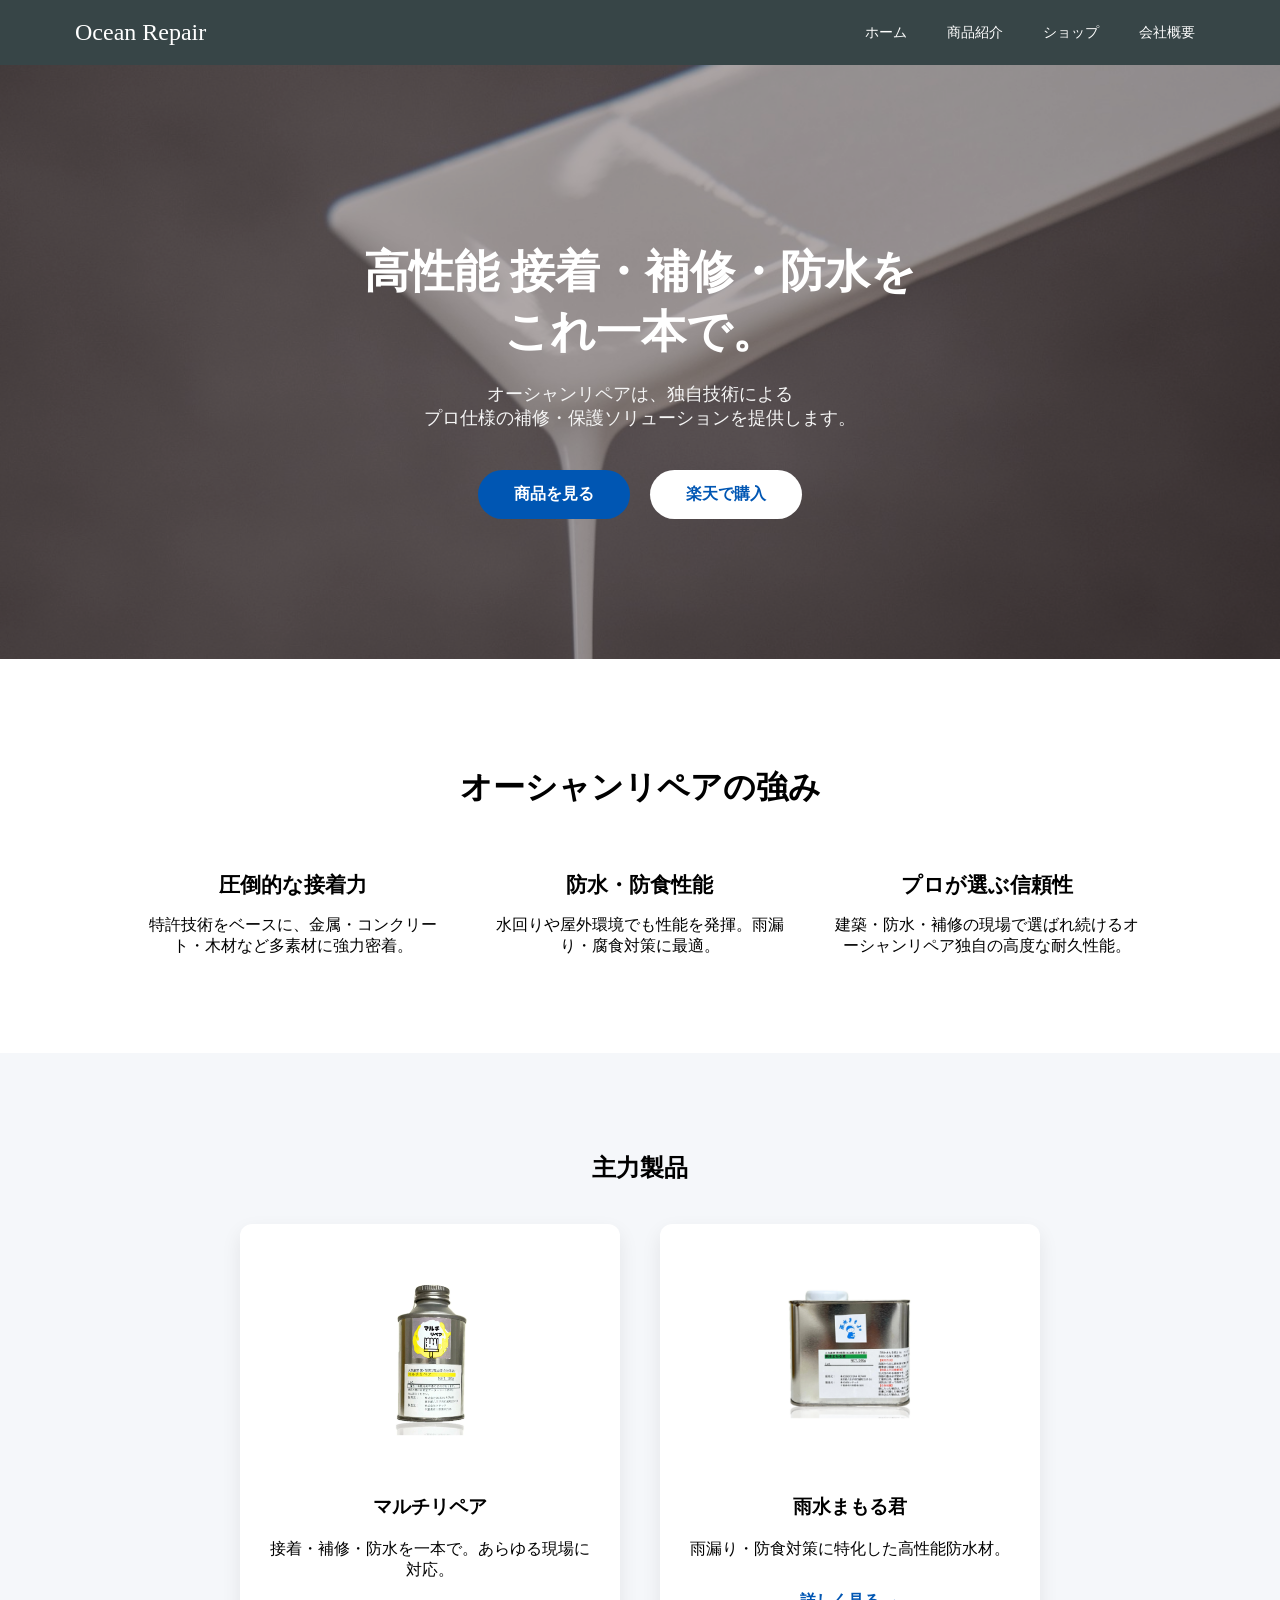
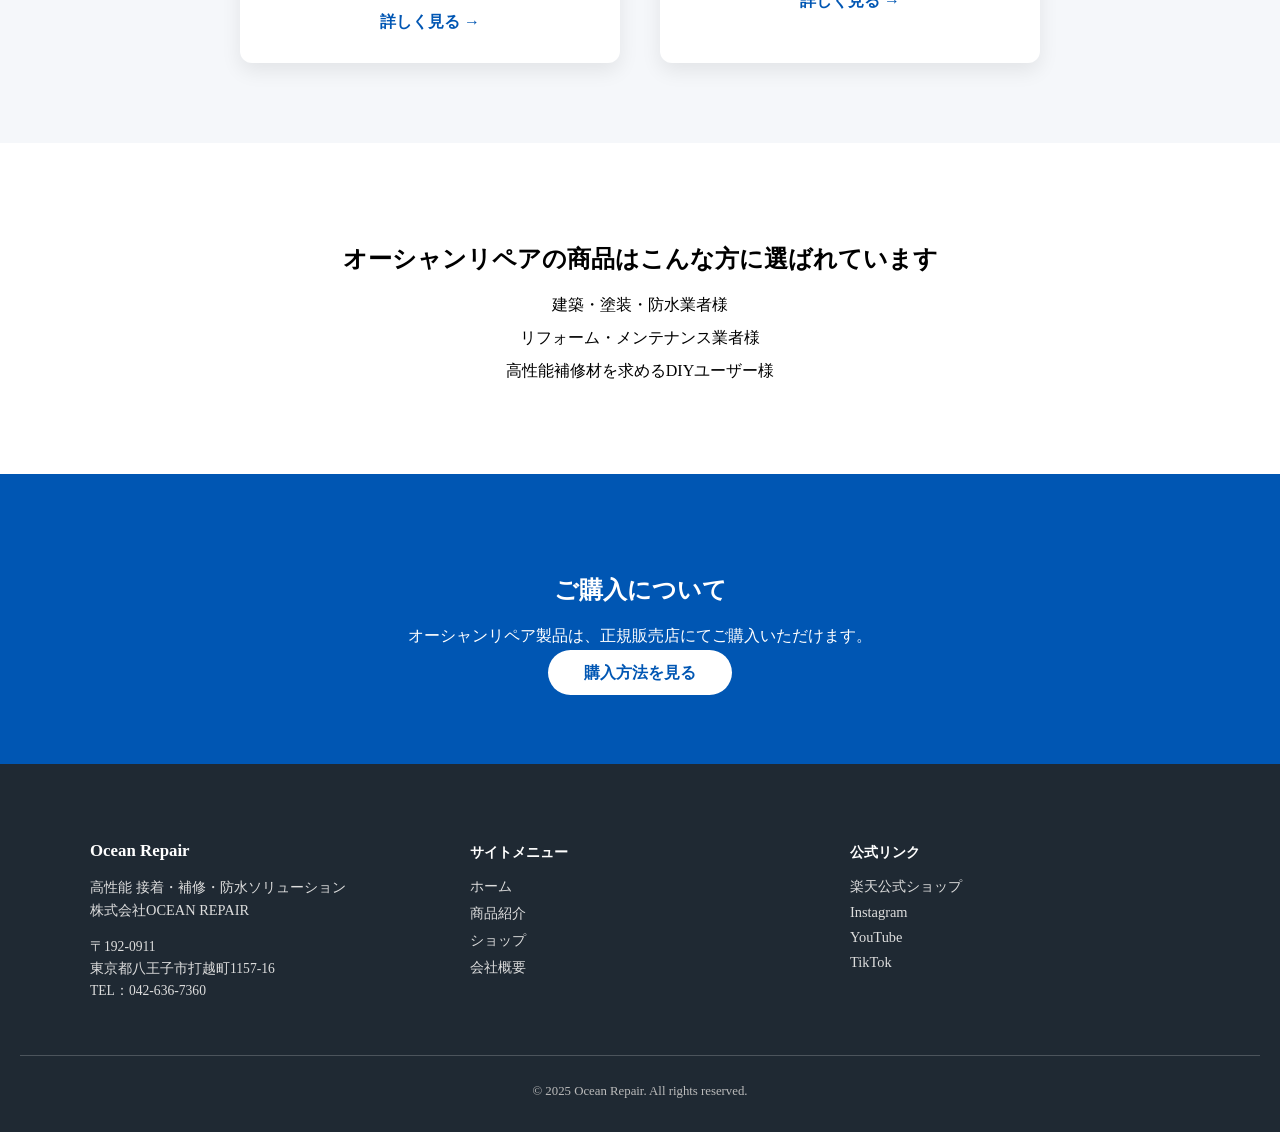
<file: index.html>
<!DOCTYPE html>
<html lang="ja">
<head>
  <meta charset="UTF-8" />
  <meta name="viewport" content="width=device-width, initial-scale=1.0" />

  <title>Ocean Repair｜高性能 接着・補修・防水ソリューション</title>

  <link rel="stylesheet" href="css/style.css">
  <link rel="stylesheet" href="css/index.css">
</head>

<body>


<header>
  <div class="header-inner">

    <div class="header-left">Ocean Repair</div>

    <div class="hamburger" id="hamburger">
      <span></span>
      <span></span>
      <span></span>
    </div>

    <div class="header-right" id="nav-menu">
      <a href="index.html">ホーム</a>
      <a href="products.html">商品紹介</a>
      <a href="shop.html">ショップ</a>
      <a href="company.html">会社概要</a>
    </div>

  </div>
</header>

<main>


<section class="hero">
  <div class="hero-content">
    <h1>
      高性能 接着・補修・防水を<br>
      これ一本で。
    </h1>
    <p>
      オーシャンリペアは、独自技術による<br>
      プロ仕様の補修・保護ソリューションを提供します。
    </p>

    <div class="hero-buttons">
      <a href="products.html" class="btn primary">商品を見る</a>
      <a href="https://www.rakuten.co.jp/oceanrepair/" target="_blank" class="btn secondary">
        楽天で購入
      </a>
    </div>
  </div>
</section>


<section class="strengths">
  <h2>オーシャンリペアの強み</h2>

  <div class="strengths-grid">
    <div class="strength-item">
      <h3>圧倒的な接着力</h3>
      <p>特許技術をベースに、金属・コンクリート・木材など多素材に強力密着。</p>
    </div>

    <div class="strength-item">
      <h3>防水・防食性能</h3>
      <p>水回りや屋外環境でも性能を発揮。雨漏り・腐食対策に最適。</p>
    </div>

    <div class="strength-item">
      <h3>プロが選ぶ信頼性</h3>
      <p>建築・防水・補修の現場で選ばれ続けるオーシャンリペア独自の高度な耐久性能。</p>
    </div>
  </div>
</section>


<section class="featured-products">
  <h2>主力製品</h2>

  <div class="products-grid">
    <div class="product-box">
      <div class="product-image">
        <img src="png/compass1732929653.webp" alt="マルチリペア">
      </div>
      <h3>マルチリペア</h3>
      <p>接着・補修・防水を一本で。あらゆる現場に対応。</p>
      <a href="multi-repair.html">詳しく見る →</a>
    </div>

    <div class="product-box">
      <div class="product-image">
        <img src="png/雨水まもる君500gNEW.png" alt="雨水まもる君">
      </div>
      <h3>雨水まもる君</h3>
      <p>雨漏り・防食対策に特化した高性能防水材。</p>
      <a href="rain-guard.html">詳しく見る →</a>
    </div>
  </div>
</section>


<section class="usage">
  <h2>オーシャンリペアの商品はこんな方に選ばれています</h2>

  <ul>
    <li>建築・塗装・防水業者様</li>
    <li>リフォーム・メンテナンス業者様</li>
    <li>高性能補修材を求めるDIYユーザー様</li>
  </ul>
</section>


<section class="purchase">
  <h2>ご購入について</h2>
  <p>
    オーシャンリペア製品は、正規販売店にてご購入いただけます。
  </p>

  <a href="shop.html" class="btn primary">購入方法を見る</a>
</section>

</main>

<footer class="site-footer">

  <div class="footer-inner">

    
    <div class="footer-company">
      <h3>Ocean Repair</h3>
      <p>
        高性能 接着・補修・防水ソリューション<br>
        株式会社OCEAN REPAIR
      </p>
      <p class="footer-address">
        〒192-0911<br>
        東京都八王子市打越町1157-16<br>
        TEL：042-636-7360
      </p>
    </div>

    
    <div class="footer-nav">
      <h4>サイトメニュー</h4>
      <ul>
        <li><a href="index.html">ホーム</a></li>
        <li><a href="products.html">商品紹介</a></li>
        <li><a href="shop.html">ショップ</a></li>
        <li><a href="company.html">会社概要</a></li>
      </ul>
    </div>

    
    <div class="footer-links">
      <h4>公式リンク</h4>
      <ul>
        <li><a href="https://www.rakuten.co.jp/oceanrepair/" target="_blank">楽天公式ショップ</a></li>
        <li><a href="https://www.instagram.com/ocean.repair/" target="_blank">Instagram</a></li>
        <li><a href="https://www.youtube.com/@oceanrepair" target="_blank">YouTube</a></li>
        <li><a href="https://lite.tiktok.com/t/ZS9epU5FXoA6Y-mF6Z2/" target="_blank">TikTok</a></li>
      </ul>
    </div>

  </div>

  <div class="footer-bottom">
    <p>© 2025 Ocean Repair. All rights reserved.</p>
  </div>

</footer>

<script>
const hamburger = document.getElementById("hamburger");
const navMenu = document.getElementById("nav-menu");

hamburger.addEventListener("click", function(){
  navMenu.classList.toggle("active");
});
</script>

</body>
</html>
</file>
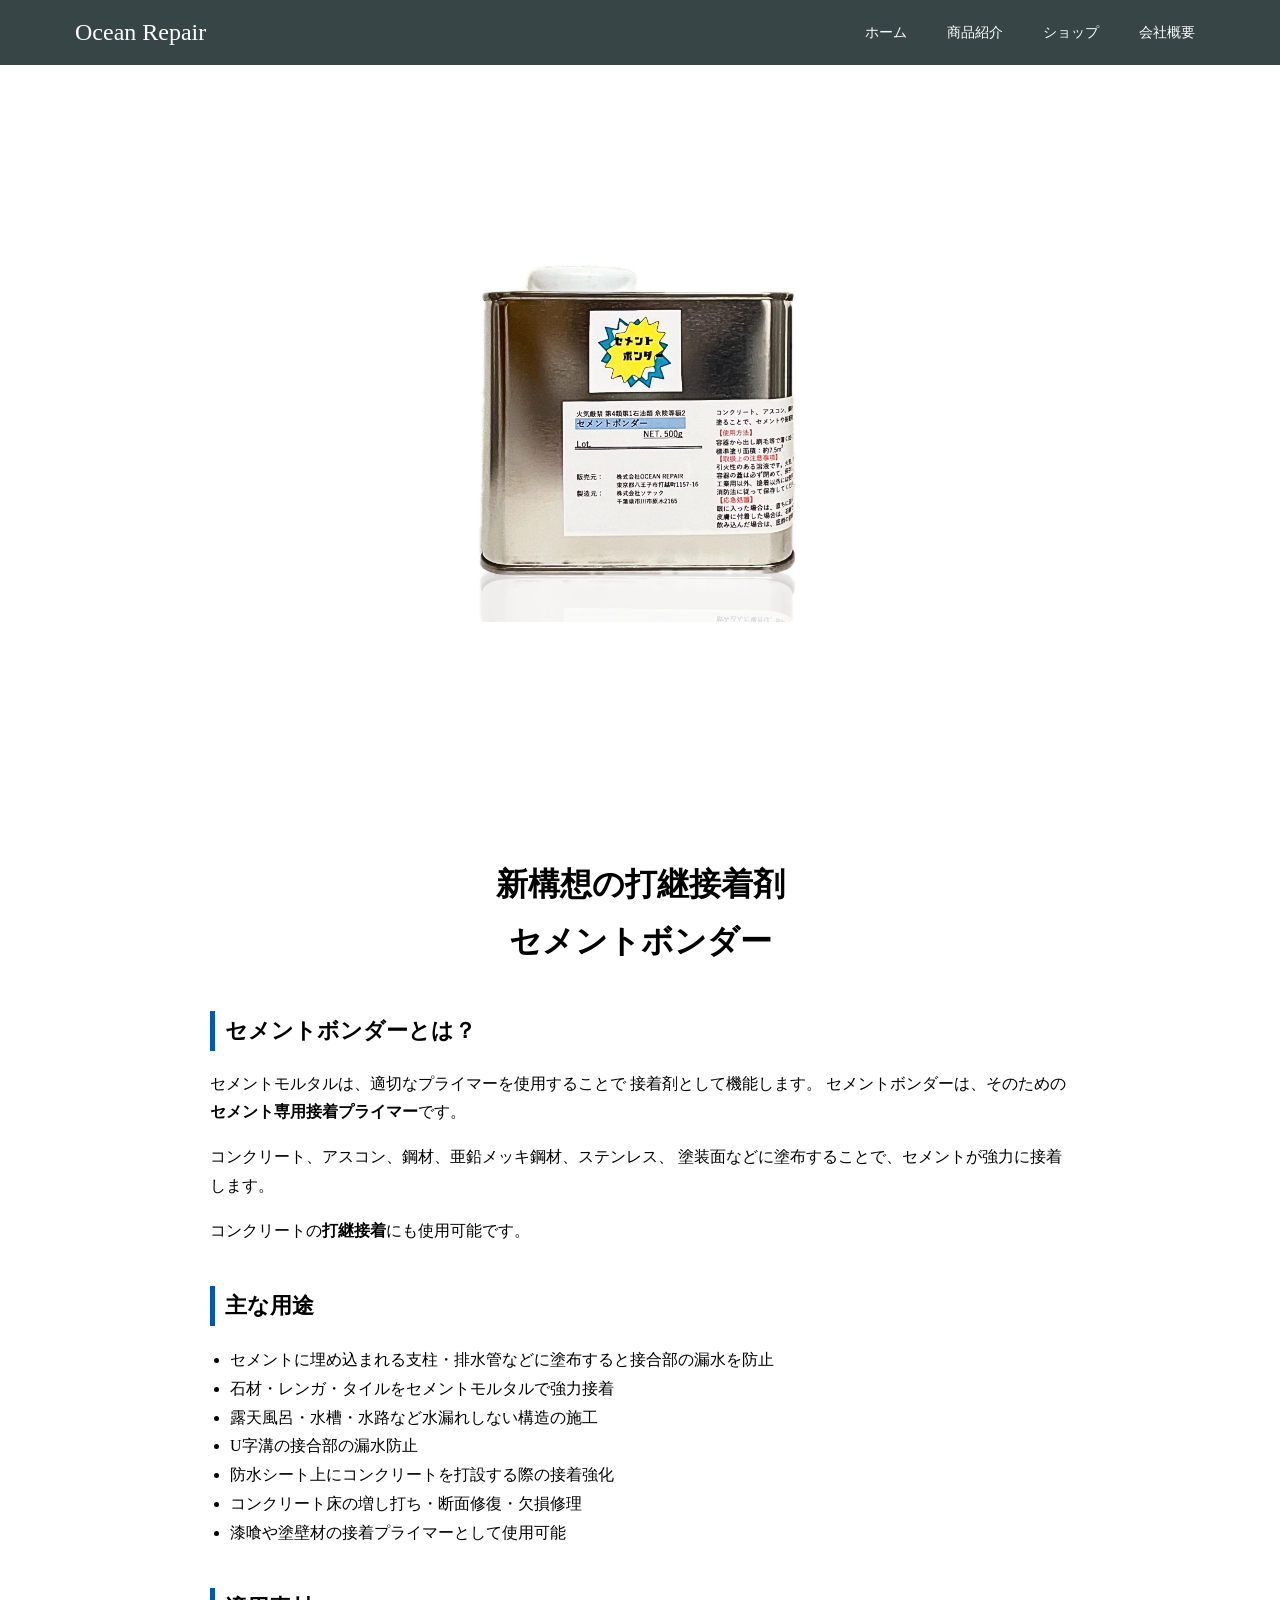
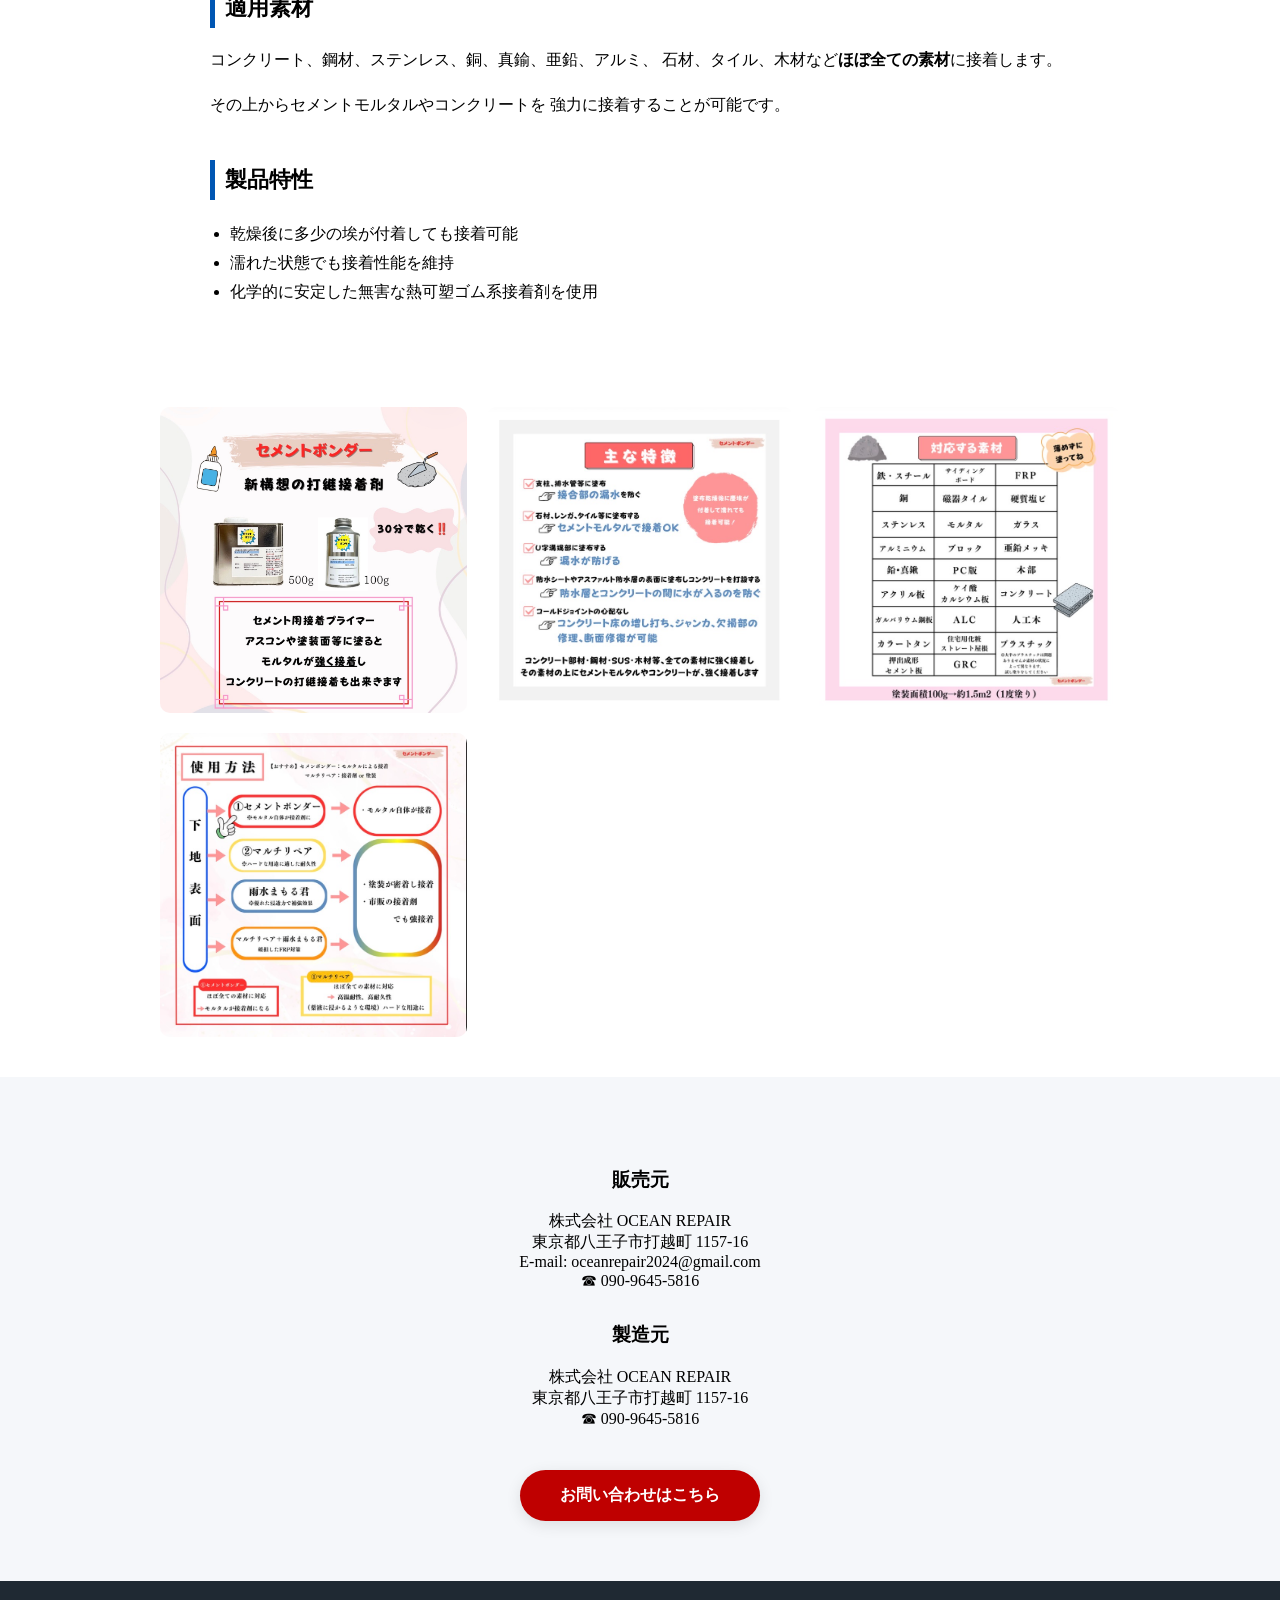
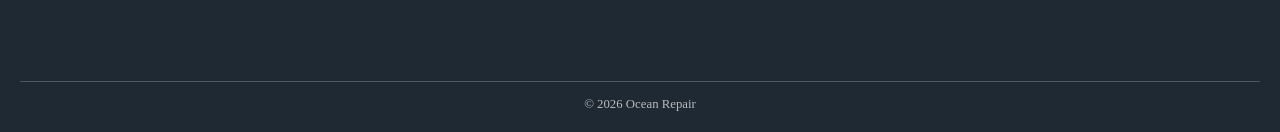
<file: cement-bonder.html>
<!DOCTYPE html>
<html lang="ja">
<head>
  <meta charset="UTF-8">
  <title>セメントボンダー | Ocean Repair</title>
  <link rel="stylesheet" href="css/style.css">
  <link rel="stylesheet" href="css/cement-bonder.css">
</head>

<body>

<header>
  <div class="header-inner">

    <div class="header-left">Ocean Repair</div>

    <div class="hamburger" id="hamburger">
      <span></span>
      <span></span>
      <span></span>
    </div>

    <div class="header-right" id="nav-menu">
      <a href="index.html">ホーム</a>
      <a href="products.html">商品紹介</a>
      <a href="shop.html">ショップ</a>
      <a href="company.html">会社概要</a>
    </div>

  </div>
</header>


<section class="product-hero">
  <img src="png/compass1732928396.jpg" alt="セメントボンダー">
</section>

<section class="product-content">

<h1>新構想の打継接着剤<br>セメントボンダー</h1>

<h2>セメントボンダーとは？</h2>
<p>
セメントモルタルは、適切なプライマーを使用することで
接着剤として機能します。  
セメントボンダーは、そのための<strong>セメント専用接着プライマー</strong>です。
</p>

<p>
コンクリート、アスコン、鋼材、亜鉛メッキ鋼材、ステンレス、
塗装面などに塗布することで、セメントが強力に接着します。
</p>

<p>
コンクリートの<strong>打継接着</strong>にも使用可能です。
</p>

<h2>主な用途</h2>

<ul>
<li>セメントに埋め込まれる支柱・排水管などに塗布すると接合部の漏水を防止</li>
<li>石材・レンガ・タイルをセメントモルタルで強力接着</li>
<li>露天風呂・水槽・水路など水漏れしない構造の施工</li>
<li>U字溝の接合部の漏水防止</li>
<li>防水シート上にコンクリートを打設する際の接着強化</li>
<li>コンクリート床の増し打ち・断面修復・欠損修理</li>
<li>漆喰や塗壁材の接着プライマーとして使用可能</li>
</ul>

<h2>適用素材</h2>

<p>
コンクリート、鋼材、ステンレス、銅、真鍮、亜鉛、アルミ、
石材、タイル、木材など<strong>ほぼ全ての素材</strong>に接着します。
</p>

<p>
その上からセメントモルタルやコンクリートを
強力に接着することが可能です。
</p>

<h2>製品特性</h2>

<ul>
<li>乾燥後に多少の埃が付着しても接着可能</li>
<li>濡れた状態でも接着性能を維持</li>
<li>化学的に安定した無害な熱可塑ゴム系接着剤を使用</li>
</ul>

</section>



<section class="product-gallery">
  <img src="png/IMG_2187.jpg" alt="">
  <img src="png/IMG_2189.jpg" alt="">
  <img src="png/IMG_2190.jpg" alt="">
  <img src="png/IMG_2191.jpg" alt="">
</section>


<section class="product-company">

<h3>販売元</h3>

<p>
株式会社 OCEAN REPAIR<br>
東京都八王子市打越町 1157-16<br>
E-mail: oceanrepair2024@gmail.com<br>
☎ 090-9645-5816
</p>

<h3>製造元</h3>

<p>
株式会社 OCEAN REPAIR<br>
東京都八王子市打越町 1157-16<br>
☎ 090-9645-5816
</p>

<div class="contact-button">
<a href="company.html" class="cta-button">お問い合わせはこちら</a>
</div>

</section>

<footer class="site-footer">
<div class="footer-bottom">
© 2026 Ocean Repair
</div>
</footer>

<script>
const hamburger = document.getElementById("hamburger");
const navMenu = document.getElementById("nav-menu");

hamburger.addEventListener("click", function(){
  navMenu.classList.toggle("active");
});
</script>

</body>
</html>
</file>
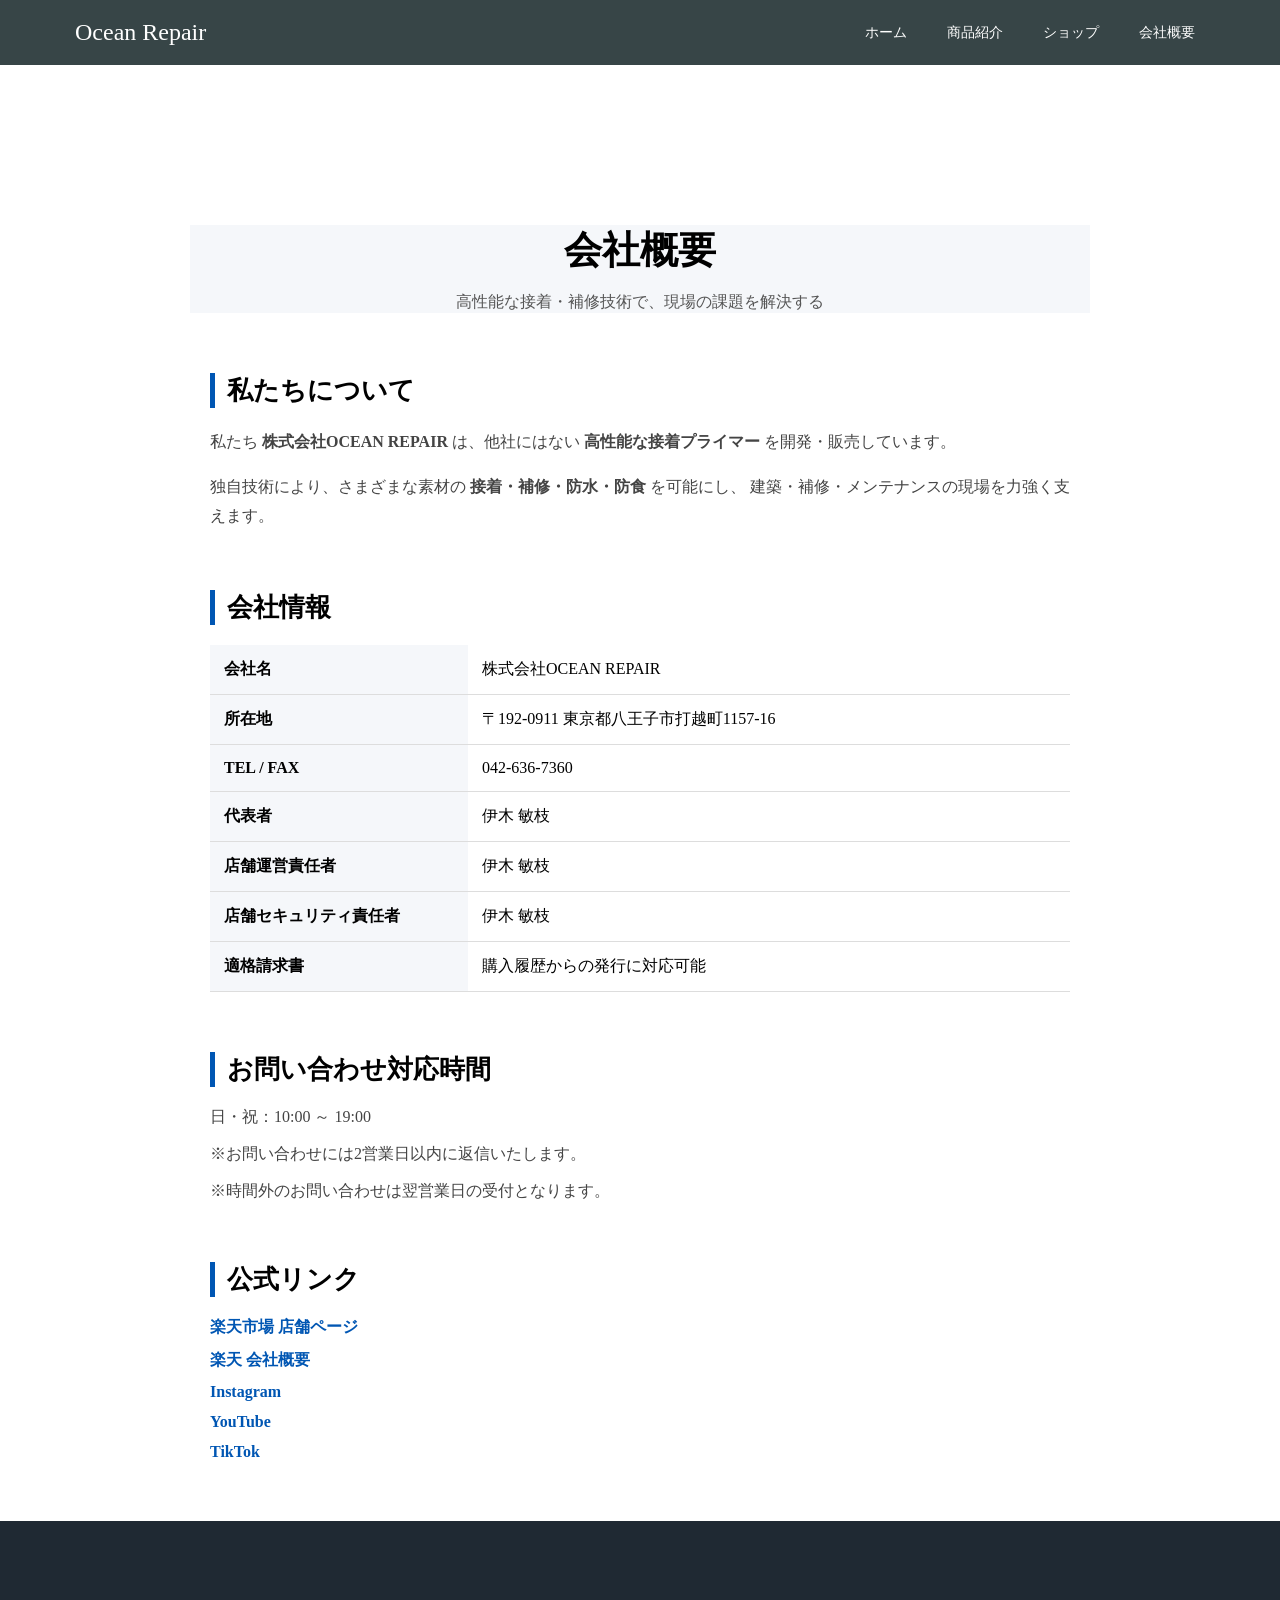
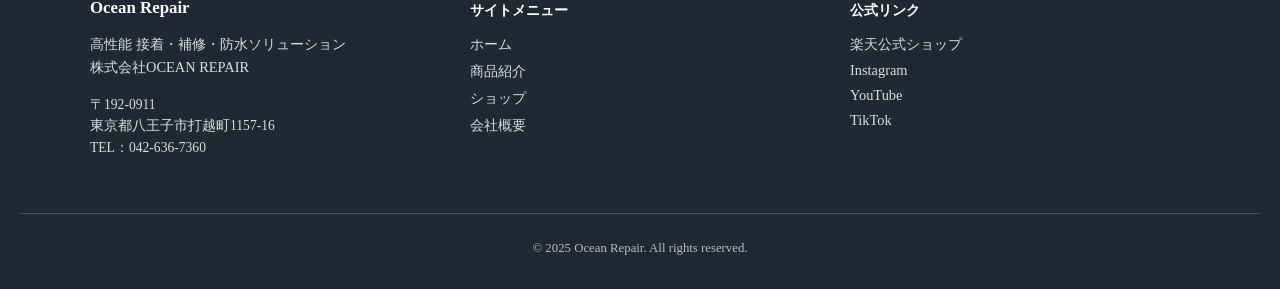
<file: company.html>
<!DOCTYPE html>
<html lang="ja">
<head>
  <meta charset="UTF-8">
  <meta name="viewport" content="width=device-width, initial-scale=1.0">
  <title>会社概要 | Ocean Repair</title>

  <link rel="stylesheet" href="css/style.css">
  <link rel="stylesheet" href="css/company.css">
</head>

<body>

<header>
  <div class="header-inner">

    <div class="header-left">Ocean Repair</div>

    <div class="hamburger" id="hamburger">
      <span></span>
      <span></span>
      <span></span>
    </div>

    <div class="header-right" id="nav-menu">
      <a href="index.html">ホーム</a>
      <a href="products.html">商品紹介</a>
      <a href="shop.html">ショップ</a>
      <a href="company.html">会社概要</a>
    </div>

  </div>
</header>

<main class="company-page">

  
  <section class="company-hero">
    <h1>会社概要</h1>
    <p>高性能な接着・補修技術で、現場の課題を解決する</p>
  </section>

  
  <section class="company-message">
    <h2>私たちについて</h2>
    <p>
      私たち <strong>株式会社OCEAN REPAIR</strong> は、他社にはない
      <strong>高性能な接着プライマー</strong> を開発・販売しています。
    </p>
    <p>
      独自技術により、さまざまな素材の
      <strong>接着・補修・防水・防食</strong> を可能にし、
      建築・補修・メンテナンスの現場を力強く支えます。
    </p>
  </section>

  
  <section class="company-info">
    <h2>会社情報</h2>
    <table>
      <tr>
        <th>会社名</th>
        <td>株式会社OCEAN REPAIR</td>
      </tr>
      <tr>
        <th>所在地</th>
        <td>〒192-0911 東京都八王子市打越町1157-16</td>
      </tr>
      <tr>
        <th>TEL / FAX</th>
        <td>042-636-7360</td>
      </tr>
      <tr>
        <th>代表者</th>
        <td>伊木 敏枝</td>
      </tr>
      <tr>
        <th>店舗運営責任者</th>
        <td>伊木 敏枝</td>
      </tr>
      <tr>
        <th>店舗セキュリティ責任者</th>
        <td>伊木 敏枝</td>
      </tr>
      <tr>
        <th>適格請求書</th>
        <td>購入履歴からの発行に対応可能</td>
      </tr>
    </table>
  </section>

  
  <section class="company-contact">
    <h2>お問い合わせ対応時間</h2>
    <p>日・祝：10:00 ～ 19:00</p>
    <p>※お問い合わせには2営業日以内に返信いたします。</p>
    <p>※時間外のお問い合わせは翌営業日の受付となります。</p>
  </section>

  
  <section class="company-links">
    <h2>公式リンク</h2>
    <ul>
      <li><a href="https://www.rakuten.co.jp/oceanrepair/" target="_blank">楽天市場 店舗ページ</a></li>
      <li><a href="https://www.rakuten.co.jp/oceanrepair/info.html" target="_blank">楽天 会社概要</a></li>
      <li><a href="https://www.instagram.com/ocean.repair/" target="_blank">Instagram</a></li>
      <li><a href="https://www.youtube.com/@oceanrepair" target="_blank">YouTube</a></li>
      <li><a href="https://lite.tiktok.com/t/ZS9epU5FXoA6Y-mF6Z2/" target="_blank">TikTok</a></li>
    </ul>
  </section>

</main>

<footer class="site-footer">

  <div class="footer-inner">

    
    <div class="footer-company">
      <h3>Ocean Repair</h3>
      <p>
        高性能 接着・補修・防水ソリューション<br>
        株式会社OCEAN REPAIR
      </p>
      <p class="footer-address">
        〒192-0911<br>
        東京都八王子市打越町1157-16<br>
        TEL：042-636-7360
      </p>
    </div>

    
    <div class="footer-nav">
      <h4>サイトメニュー</h4>
      <ul>
        <li><a href="index.html">ホーム</a></li>
        <li><a href="products.html">商品紹介</a></li>
        <li><a href="shop.html">ショップ</a></li>
        <li><a href="company.html">会社概要</a></li>
      </ul>
    </div>

    
    <div class="footer-links">
      <h4>公式リンク</h4>
      <ul>
        <li><a href="https://www.rakuten.co.jp/oceanrepair/" target="_blank">楽天公式ショップ</a></li>
        <li><a href="https://www.instagram.com/ocean.repair/" target="_blank">Instagram</a></li>
        <li><a href="https://www.youtube.com/@oceanrepair" target="_blank">YouTube</a></li>
        <li><a href="https://lite.tiktok.com/t/ZS9epU5FXoA6Y-mF6Z2/" target="_blank">TikTok</a></li>
      </ul>
    </div>

  </div>

  <div class="footer-bottom">
    <p>© 2025 Ocean Repair. All rights reserved.</p>
  </div>

</footer>

<script>
const hamburger = document.getElementById("hamburger");
const navMenu = document.getElementById("nav-menu");

hamburger.addEventListener("click", function(){
  navMenu.classList.toggle("active");
});
</script>

</body>
</html>
</file>
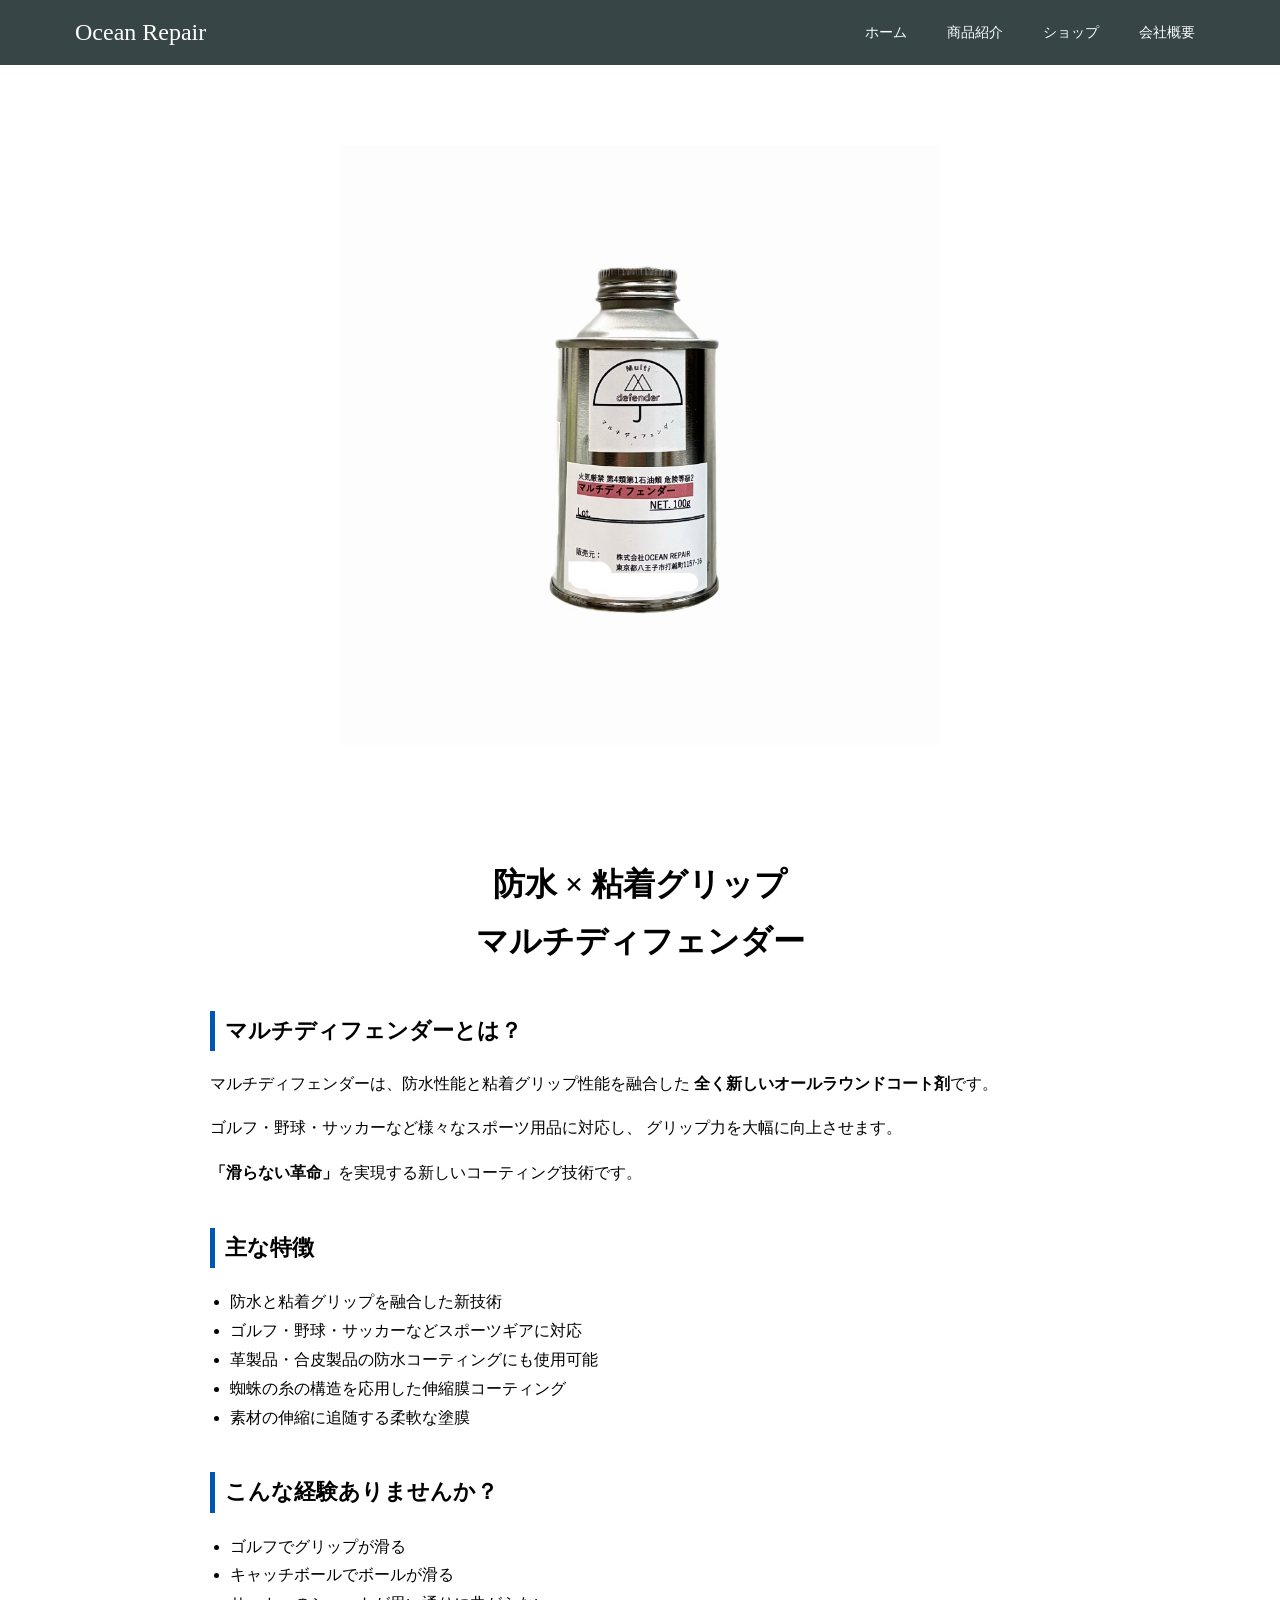
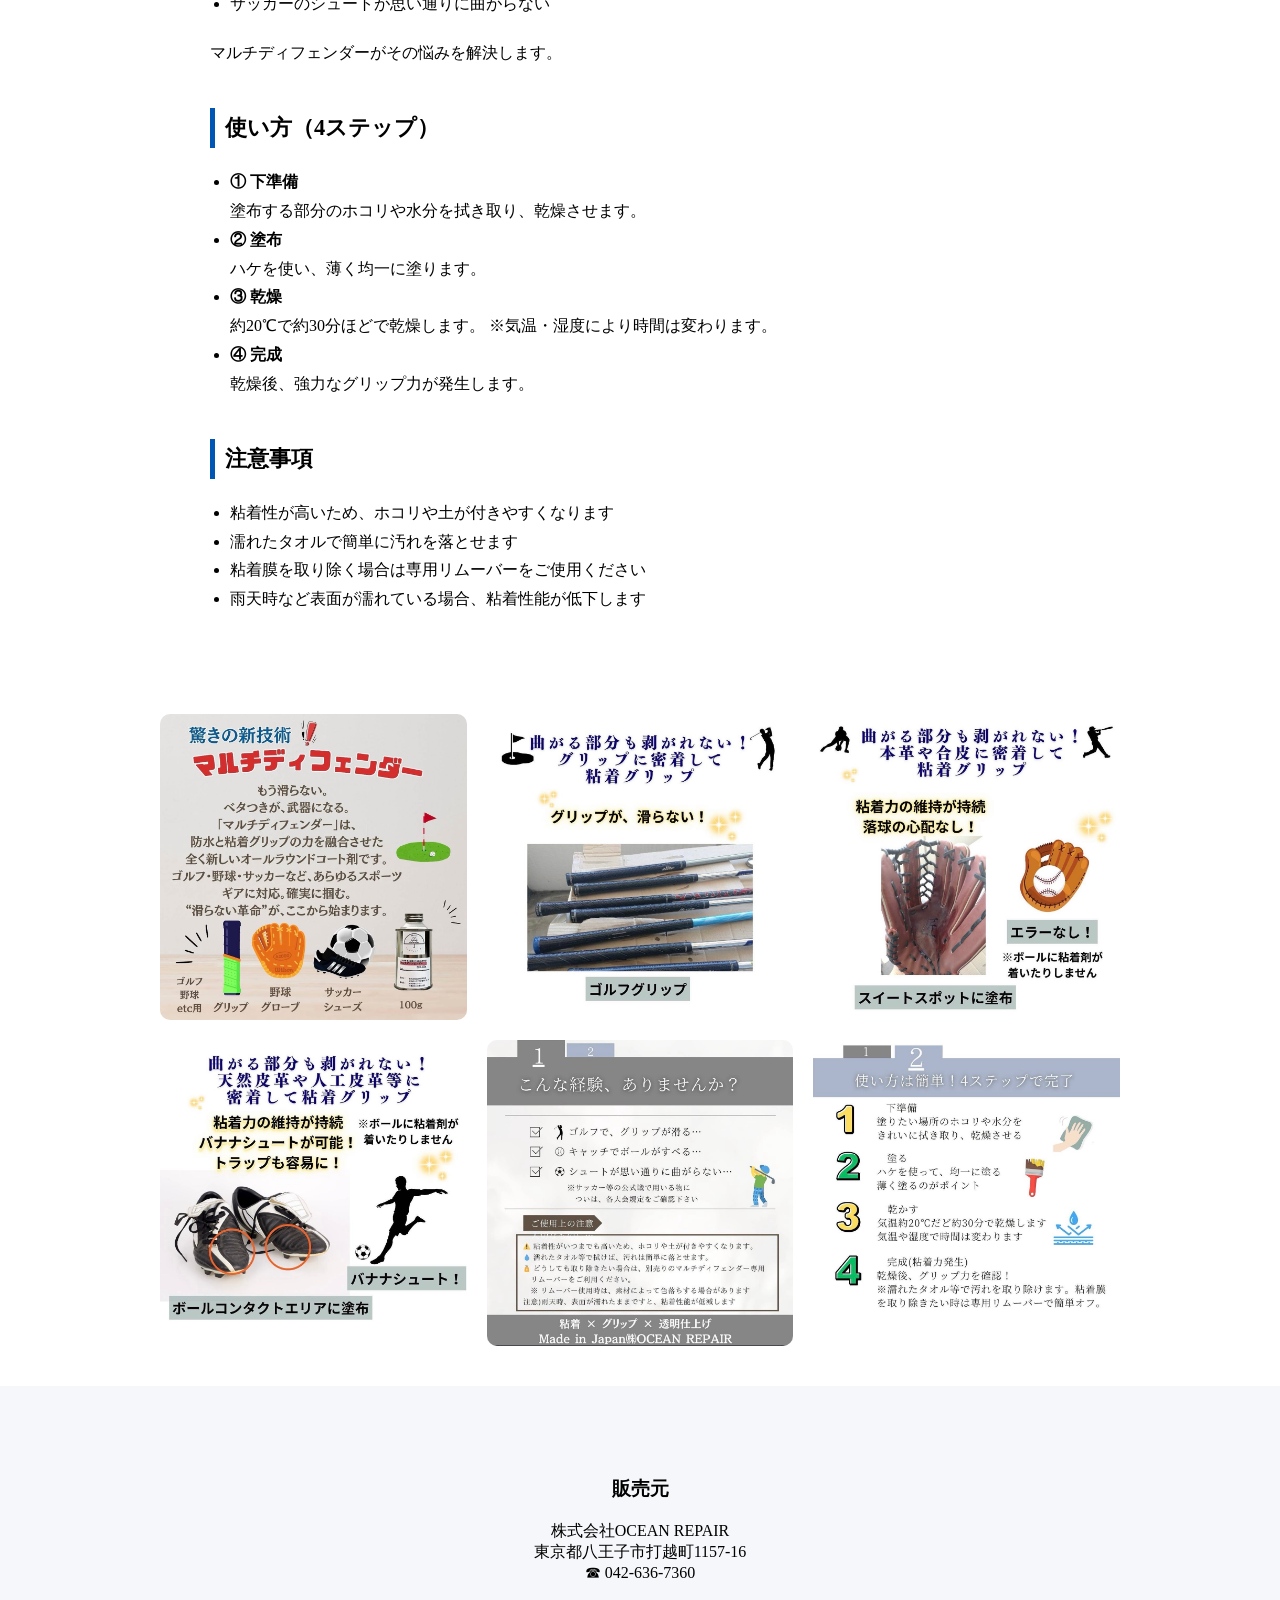
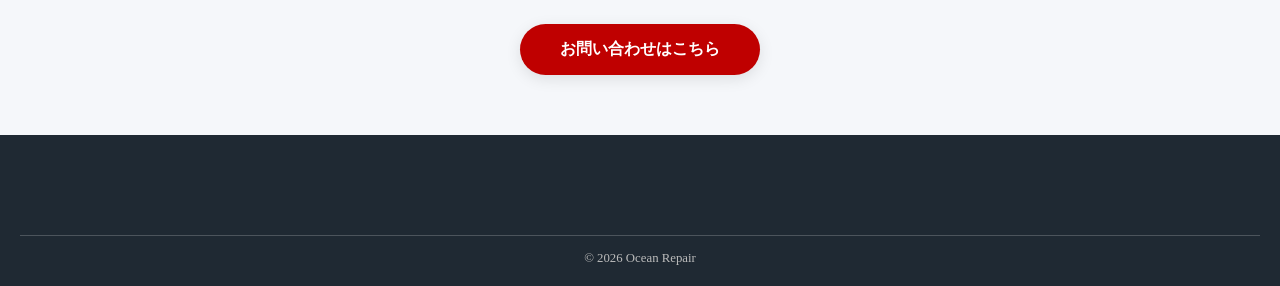
<file: multi-defender.html>
<!DOCTYPE html>
<html lang="ja">
<head>
<meta charset="UTF-8">
<title>マルチディフェンダー | Ocean Repair</title>

<link rel="stylesheet" href="css/style.css">
<link rel="stylesheet" href="css/multi-defender.css">

</head>

<body>

<header>
  <div class="header-inner">

    <div class="header-left">Ocean Repair</div>

    <div class="hamburger" id="hamburger">
      <span></span>
      <span></span>
      <span></span>
    </div>

    <div class="header-right" id="nav-menu">
      <a href="index.html">ホーム</a>
      <a href="products.html">商品紹介</a>
      <a href="shop.html">ショップ</a>
      <a href="company.html">会社概要</a>
    </div>

  </div>
</header>



<section class="product-hero">
<img src="png/マルチディフェンダー.jpg" alt="マルチディフェンダー">
</section>


<section class="product-content">

<h1>防水 × 粘着グリップ<br>マルチディフェンダー</h1>

<h2>マルチディフェンダーとは？</h2>

<p>
マルチディフェンダーは、防水性能と粘着グリップ性能を融合した
<strong>全く新しいオールラウンドコート剤</strong>です。
</p>

<p>
ゴルフ・野球・サッカーなど様々なスポーツ用品に対応し、
グリップ力を大幅に向上させます。
</p>

<p>
<strong>「滑らない革命」</strong>を実現する新しいコーティング技術です。
</p>


<h2>主な特徴</h2>

<ul>

<li>防水と粘着グリップを融合した新技術</li>

<li>ゴルフ・野球・サッカーなどスポーツギアに対応</li>

<li>革製品・合皮製品の防水コーティングにも使用可能</li>

<li>蜘蛛の糸の構造を応用した伸縮膜コーティング</li>

<li>素材の伸縮に追随する柔軟な塗膜</li>

</ul>


<h2>こんな経験ありませんか？</h2>

<ul>

<li>ゴルフでグリップが滑る</li>

<li>キャッチボールでボールが滑る</li>

<li>サッカーのシュートが思い通りに曲がらない</li>

</ul>

<p>
マルチディフェンダーがその悩みを解決します。
</p>


<h2>使い方（4ステップ）</h2>

<ul>

<li>
<strong>① 下準備</strong><br>
塗布する部分のホコリや水分を拭き取り、乾燥させます。
</li>

<li>
<strong>② 塗布</strong><br>
ハケを使い、薄く均一に塗ります。
</li>

<li>
<strong>③ 乾燥</strong><br>
約20℃で約30分ほどで乾燥します。  
※気温・湿度により時間は変わります。
</li>

<li>
<strong>④ 完成</strong><br>
乾燥後、強力なグリップ力が発生します。
</li>

</ul>


<h2>注意事項</h2>

<ul>

<li>粘着性が高いため、ホコリや土が付きやすくなります</li>

<li>濡れたタオルで簡単に汚れを落とせます</li>

<li>粘着膜を取り除く場合は専用リムーバーをご使用ください</li>

<li>雨天時など表面が濡れている場合、粘着性能が低下します</li>

</ul>

</section>



<section class="product-gallery">

<img src="png/IMG_2196.jpg" alt="">
<img src="png/IMG_2197.jpg" alt="">
<img src="png/IMG_2198.jpg" alt="">
<img src="png/IMG_2199.jpg" alt="">
<img src="png/IMG_2200.jpg" alt="">
<img src="png/IMG_2201.jpg" alt="">

</section>


<section class="product-company">

<h3>販売元</h3>

<p>
株式会社OCEAN REPAIR<br>
東京都八王子市打越町1157-16<br>
☎ 042-636-7360
</p>

<div class="contact-button">
<a href="company.html" class="cta-button">お問い合わせはこちら</a>
</div>

</section>


<footer class="site-footer">
<div class="footer-bottom">
© 2026 Ocean Repair
</div>
</footer>

<script>
const hamburger = document.getElementById("hamburger");
const navMenu = document.getElementById("nav-menu");

hamburger.addEventListener("click", function(){
  navMenu.classList.toggle("active");
});
</script>

</body>
</html>
</file>
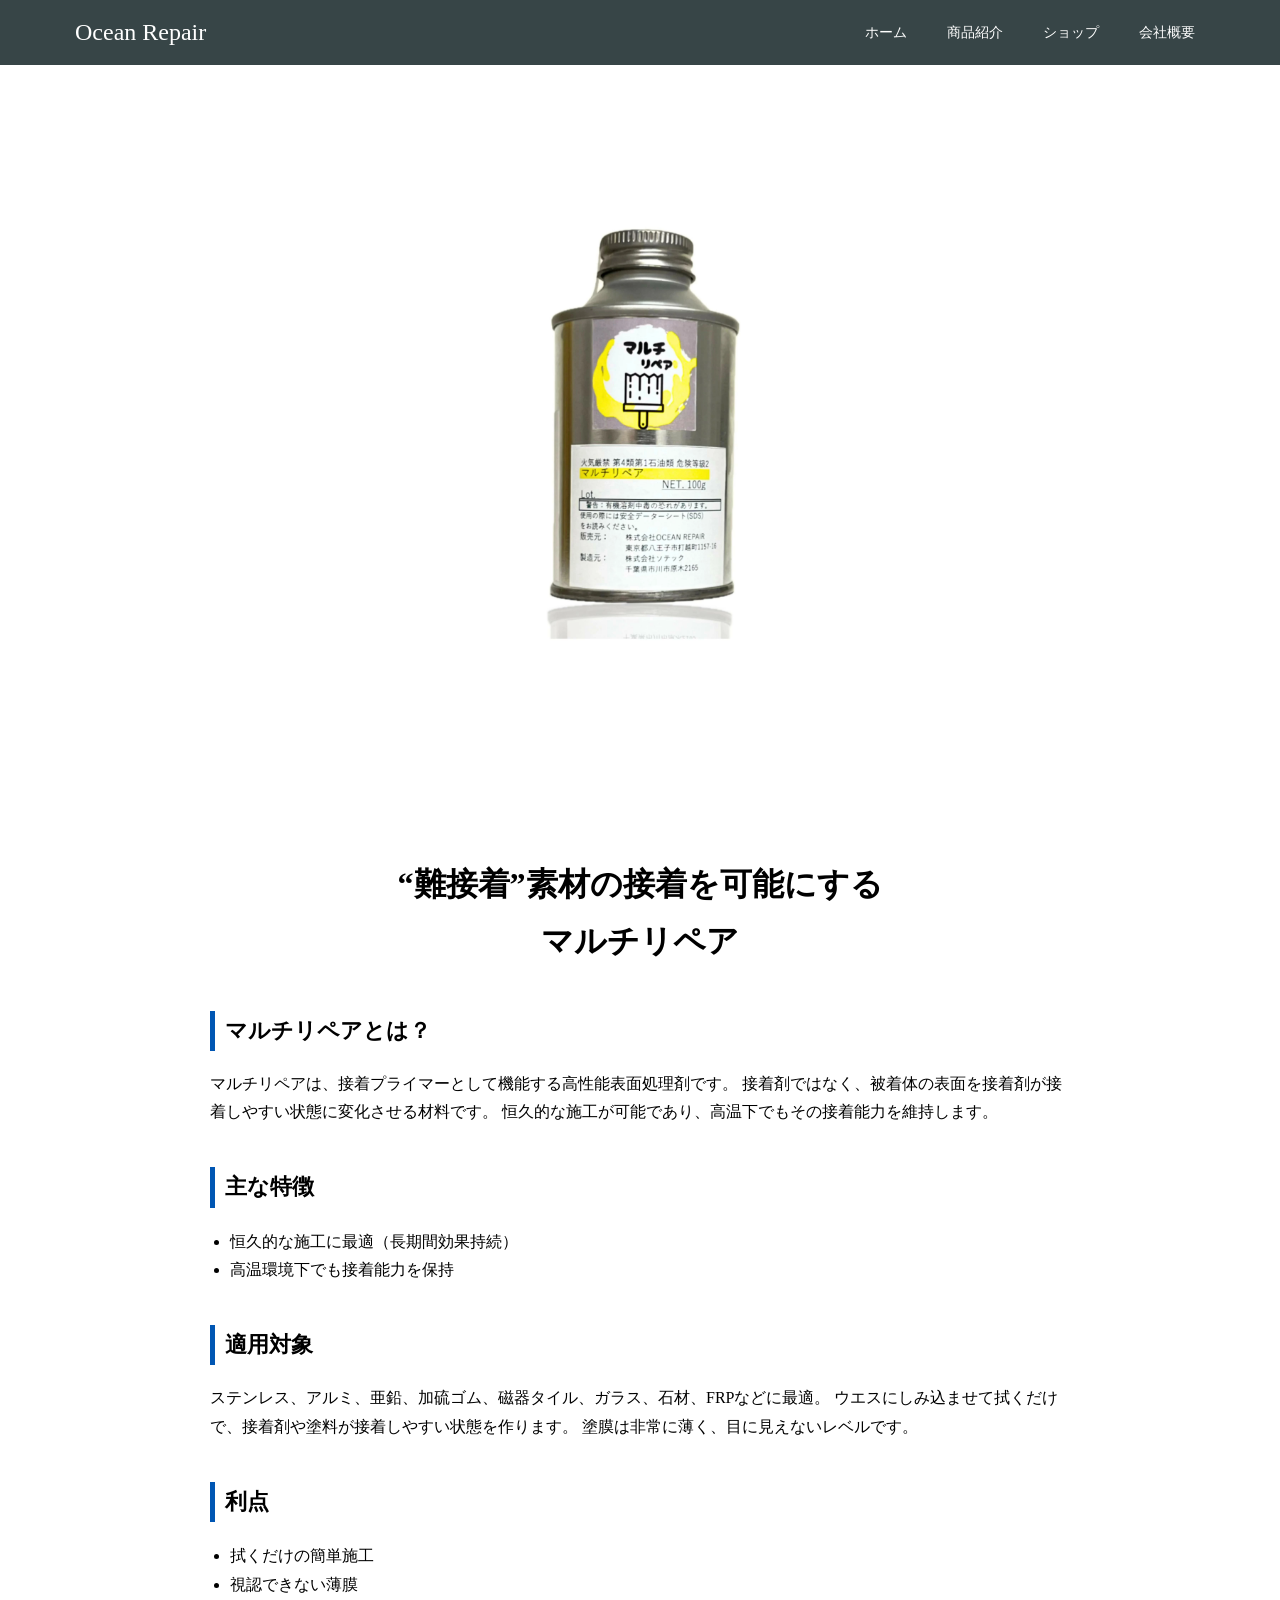
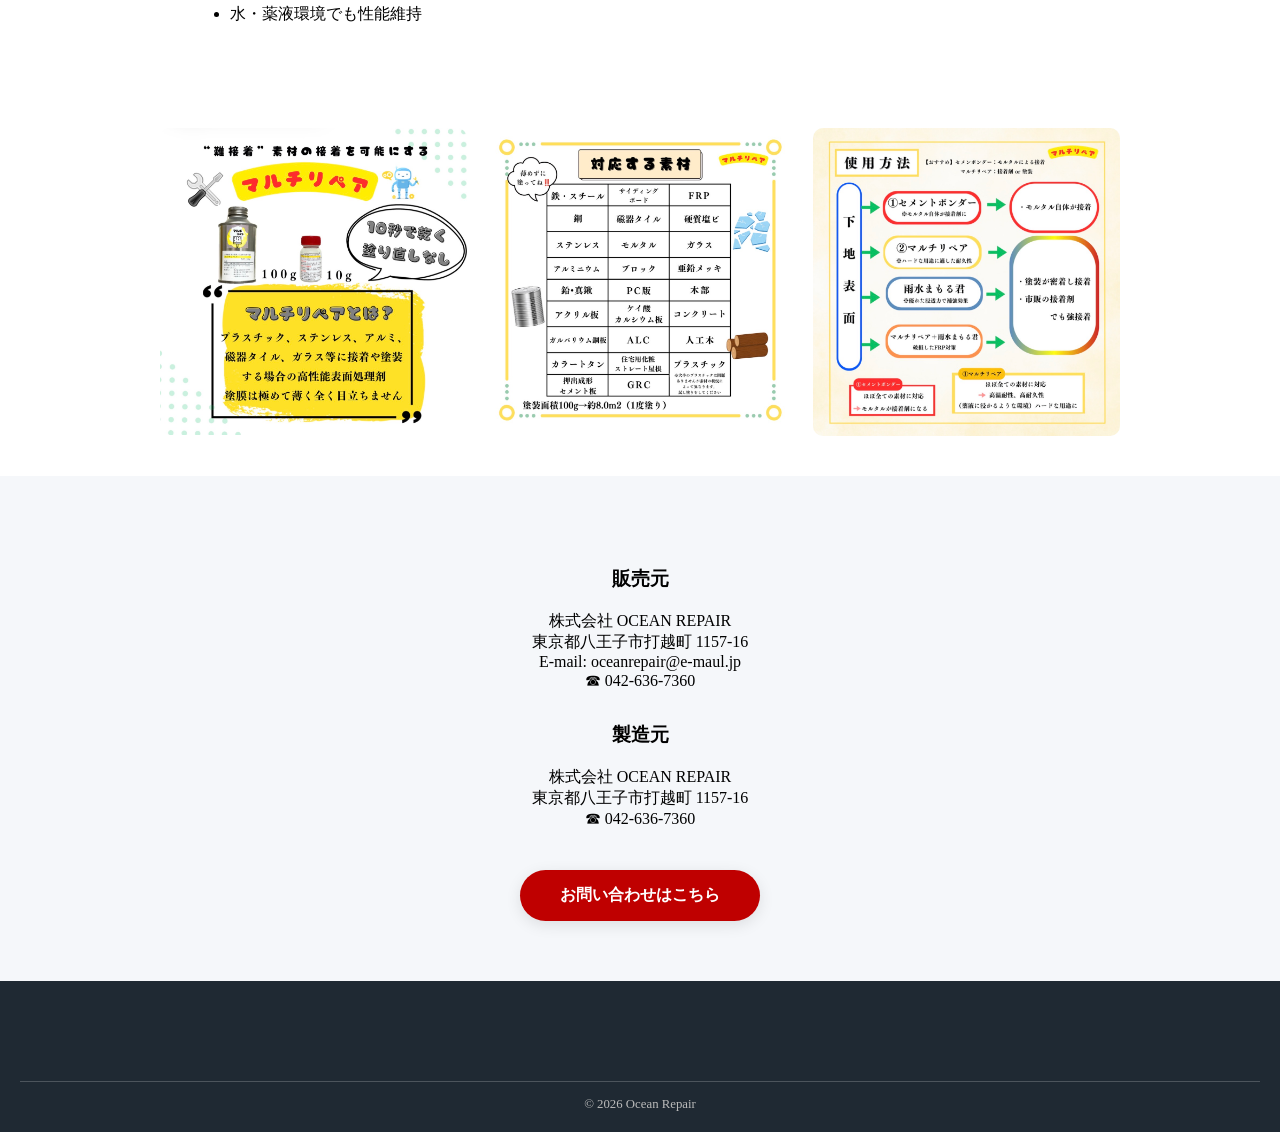
<file: multi-repair.html>
<!DOCTYPE html>
<html lang="ja">
<head>
  <meta charset="UTF-8">
  <title>マルチリペア | Ocean Repair</title>
  <link rel="stylesheet" href="css/style.css">
  <link rel="stylesheet" href="css/multi-repair.css">
</head>
<body>

<header>
  <div class="header-inner">

    <div class="header-left">Ocean Repair</div>

    <div class="hamburger" id="hamburger">
      <span></span>
      <span></span>
      <span></span>
    </div>

    <div class="header-right" id="nav-menu">
      <a href="index.html">ホーム</a>
      <a href="products.html">商品紹介</a>
      <a href="shop.html">ショップ</a>
      <a href="company.html">会社概要</a>
    </div>

  </div>
</header>


<section class="product-hero">
  <img src="png/compass1732929653.webp" alt="マルチリペア">
</section>

<section class="product-content">

  <h1>“難接着”素材の接着を可能にする<br>マルチリペア</h1>

  <h2>マルチリペアとは？</h2>
  <p>
    マルチリペアは、接着プライマーとして機能する高性能表面処理剤です。
    接着剤ではなく、被着体の表面を接着剤が接着しやすい状態に変化させる材料です。
    恒久的な施工が可能であり、高温下でもその接着能力を維持します。
  </p>

  <h2>主な特徴</h2>
  <ul>
    <li>恒久的な施工に最適（長期間効果持続）</li>
    <li>高温環境下でも接着能力を保持</li>
  </ul>

  <h2>適用対象</h2>
  <p>
    ステンレス、アルミ、亜鉛、加硫ゴム、磁器タイル、ガラス、石材、FRPなどに最適。
    ウエスにしみ込ませて拭くだけで、接着剤や塗料が接着しやすい状態を作ります。
    塗膜は非常に薄く、目に見えないレベルです。
  </p>

  <h2>利点</h2>
  <ul>
    <li>拭くだけの簡単施工</li>
    <li>視認できない薄膜</li>
    <li>水・薬液環境でも性能維持</li>
  </ul>

</section>


<section class="product-gallery">
  <img src="png/IMG_2170.jpg" alt="">
  <img src="png/IMG_2171.jpg" alt="">
  <img src="png/IMG_2173.jpg" alt="">
</section>

<section class="product-company">
  <h3>販売元</h3>
  <p>株式会社 OCEAN REPAIR<br>
  東京都八王子市打越町 1157-16<br>
  E-mail: oceanrepair@e-maul.jp<br>
  ☎ 042-636-7360</p>

  <h3>製造元</h3>
  <p>株式会社 OCEAN REPAIR<br>
  東京都八王子市打越町 1157-16<br>
  ☎ 042-636-7360</p>

  <div class="contact-button">
    <a href="company.html" class="cta-button">お問い合わせはこちら</a>
  </div>
</section>

<footer class="site-footer">
  <div class="footer-bottom">
    © 2026 Ocean Repair
  </div>
</footer>

<script>
const hamburger = document.getElementById("hamburger");
const navMenu = document.getElementById("nav-menu");

hamburger.addEventListener("click", function(){
  navMenu.classList.toggle("active");
});
</script>

</body>
</html>
</file>
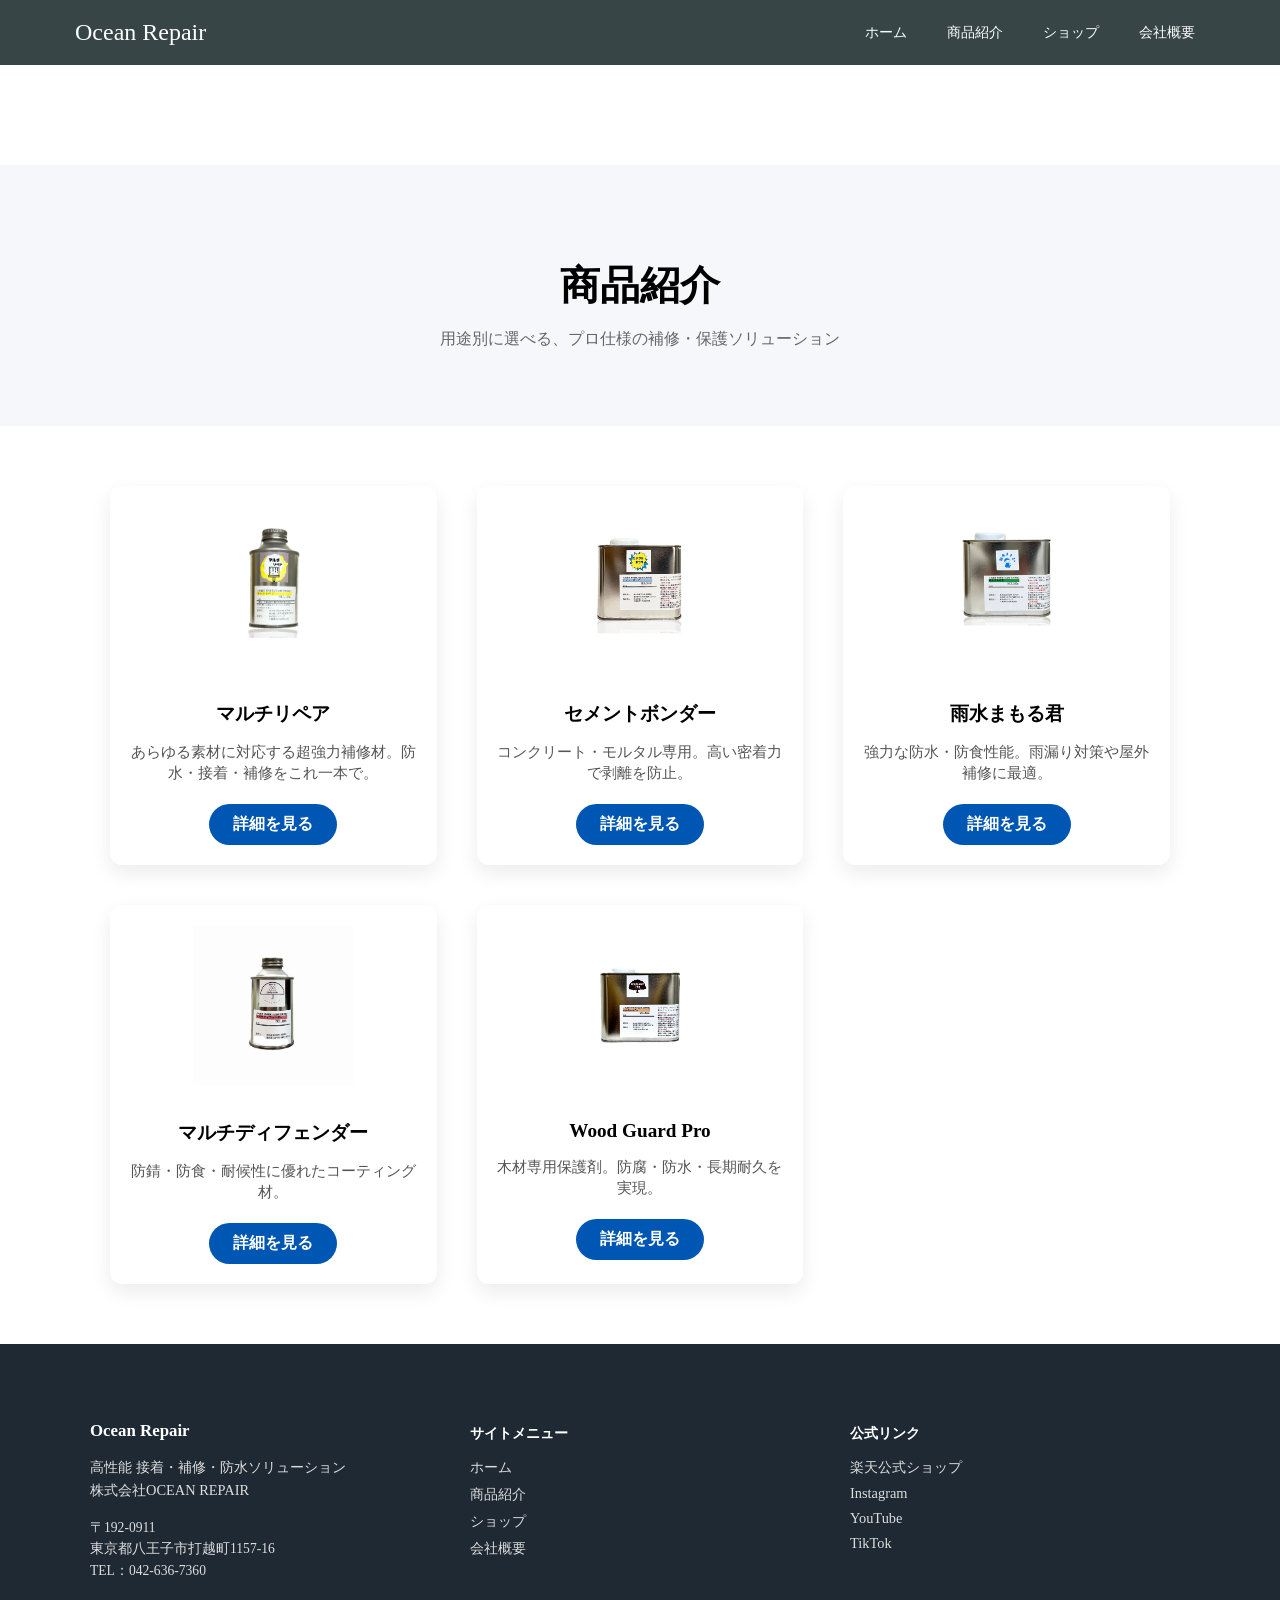
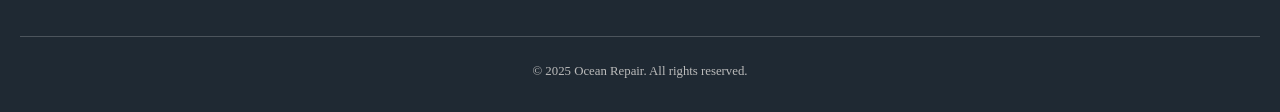
<file: products.html>
<!DOCTYPE html>
<html lang="ja">
<head>
  <meta charset="UTF-8">
  <meta name="viewport" content="width=device-width, initial-scale=1.0">
  <title>商品紹介 | Ocean Repair</title>

  <link rel="stylesheet" href="css/style.css">
  <link rel="stylesheet" href="css/product-detail.css">
</head>

<body>

<header>
  <div class="header-inner">

    <div class="header-left">Ocean Repair</div>

    <div class="hamburger" id="hamburger">
      <span></span>
      <span></span>
      <span></span>
    </div>

    <div class="header-right" id="nav-menu">
      <a href="index.html">ホーム</a>
      <a href="products.html">商品紹介</a>
      <a href="shop.html">ショップ</a>
      <a href="company.html">会社概要</a>
    </div>

  </div>
</header>

<main class="products-page">

  <section class="products-hero">
    <h1>商品紹介</h1>
    <p>用途別に選べる、プロ仕様の補修・保護ソリューション</p>
  </section>

  <section class="products-list">

    <!-- マルチリペア -->
    <div class="product-card">
      <img src="png/compass1732929653.webp" alt="マルチリペア">
      <h2>マルチリペア</h2>
      <p>あらゆる素材に対応する超強力補修材。防水・接着・補修をこれ一本で。</p>
      <a href="multi-repair.html" class="btn">詳細を見る</a>
    </div>

    <!-- セメントボンダー -->
    <div class="product-card">
      <img src="png/compass1732928396.jpg" alt="セメントボンダー">
      <h2>セメントボンダー</h2>
      <p>コンクリート・モルタル専用。高い密着力で剥離を防止。</p>
      <a href="cement-bonder.html" class="btn">詳細を見る</a>
    </div>

    <!-- 雨水まもる君 -->
    <div class="product-card">
      <img src="png/雨水まもる君500gNEW.png" alt="雨水まもる君">
      <h2>雨水まもる君</h2>
      <p>強力な防水・防食性能。雨漏り対策や屋外補修に最適。</p>
      <a href="rain-guard.html" class="btn">詳細を見る</a>
    </div>

    <!-- マルチディフェンダー -->
    <div class="product-card">
      <img src="png/マルチディフェンダー.jpg" alt="マルチディフェンダー">
      <h2>マルチディフェンダー</h2>
      <p>防錆・防食・耐候性に優れたコーティング材。</p>
      <a href="multi-defender.html" class="btn">詳細を見る</a>
    </div>

    <!-- Wood Guard Pro -->
    <div class="product-card">
      <img src="png/WoodguardPro.jpg" alt="Wood Guard Pro">
      <h2>Wood Guard Pro</h2>
      <p>木材専用保護剤。防腐・防水・長期耐久を実現。</p>
      <a href="woodguardpro.html" class="btn">詳細を見る</a>
    </div>

  </section>

</main>

<footer class="site-footer">

  <div class="footer-inner">

    
    <div class="footer-company">
      <h3>Ocean Repair</h3>
      <p>
        高性能 接着・補修・防水ソリューション<br>
        株式会社OCEAN REPAIR
      </p>
      <p class="footer-address">
        〒192-0911<br>
        東京都八王子市打越町1157-16<br>
        TEL：042-636-7360
      </p>
    </div>

    
    <div class="footer-nav">
      <h4>サイトメニュー</h4>
      <ul>
        <li><a href="index.html">ホーム</a></li>
        <li><a href="products.html">商品紹介</a></li>
        <li><a href="shop.html">ショップ</a></li>
        <li><a href="company.html">会社概要</a></li>
      </ul>
    </div>

    
    <div class="footer-links">
      <h4>公式リンク</h4>
      <ul>
        <li><a href="https://www.rakuten.co.jp/oceanrepair/" target="_blank">楽天公式ショップ</a></li>
        <li><a href="https://www.instagram.com/ocean.repair/" target="_blank">Instagram</a></li>
        <li><a href="https://www.youtube.com/@oceanrepair" target="_blank">YouTube</a></li>
        <li><a href="https://lite.tiktok.com/t/ZS9epU5FXoA6Y-mF6Z2/" target="_blank">TikTok</a></li>
      </ul>
    </div>

  </div>

  <div class="footer-bottom">
    <p>© 2025 Ocean Repair. All rights reserved.</p>
  </div>

</footer>

<script>
const hamburger = document.getElementById("hamburger");
const navMenu = document.getElementById("nav-menu");

hamburger.addEventListener("click", function(){
  navMenu.classList.toggle("active");
});
</script>

</body>
</html>
</file>
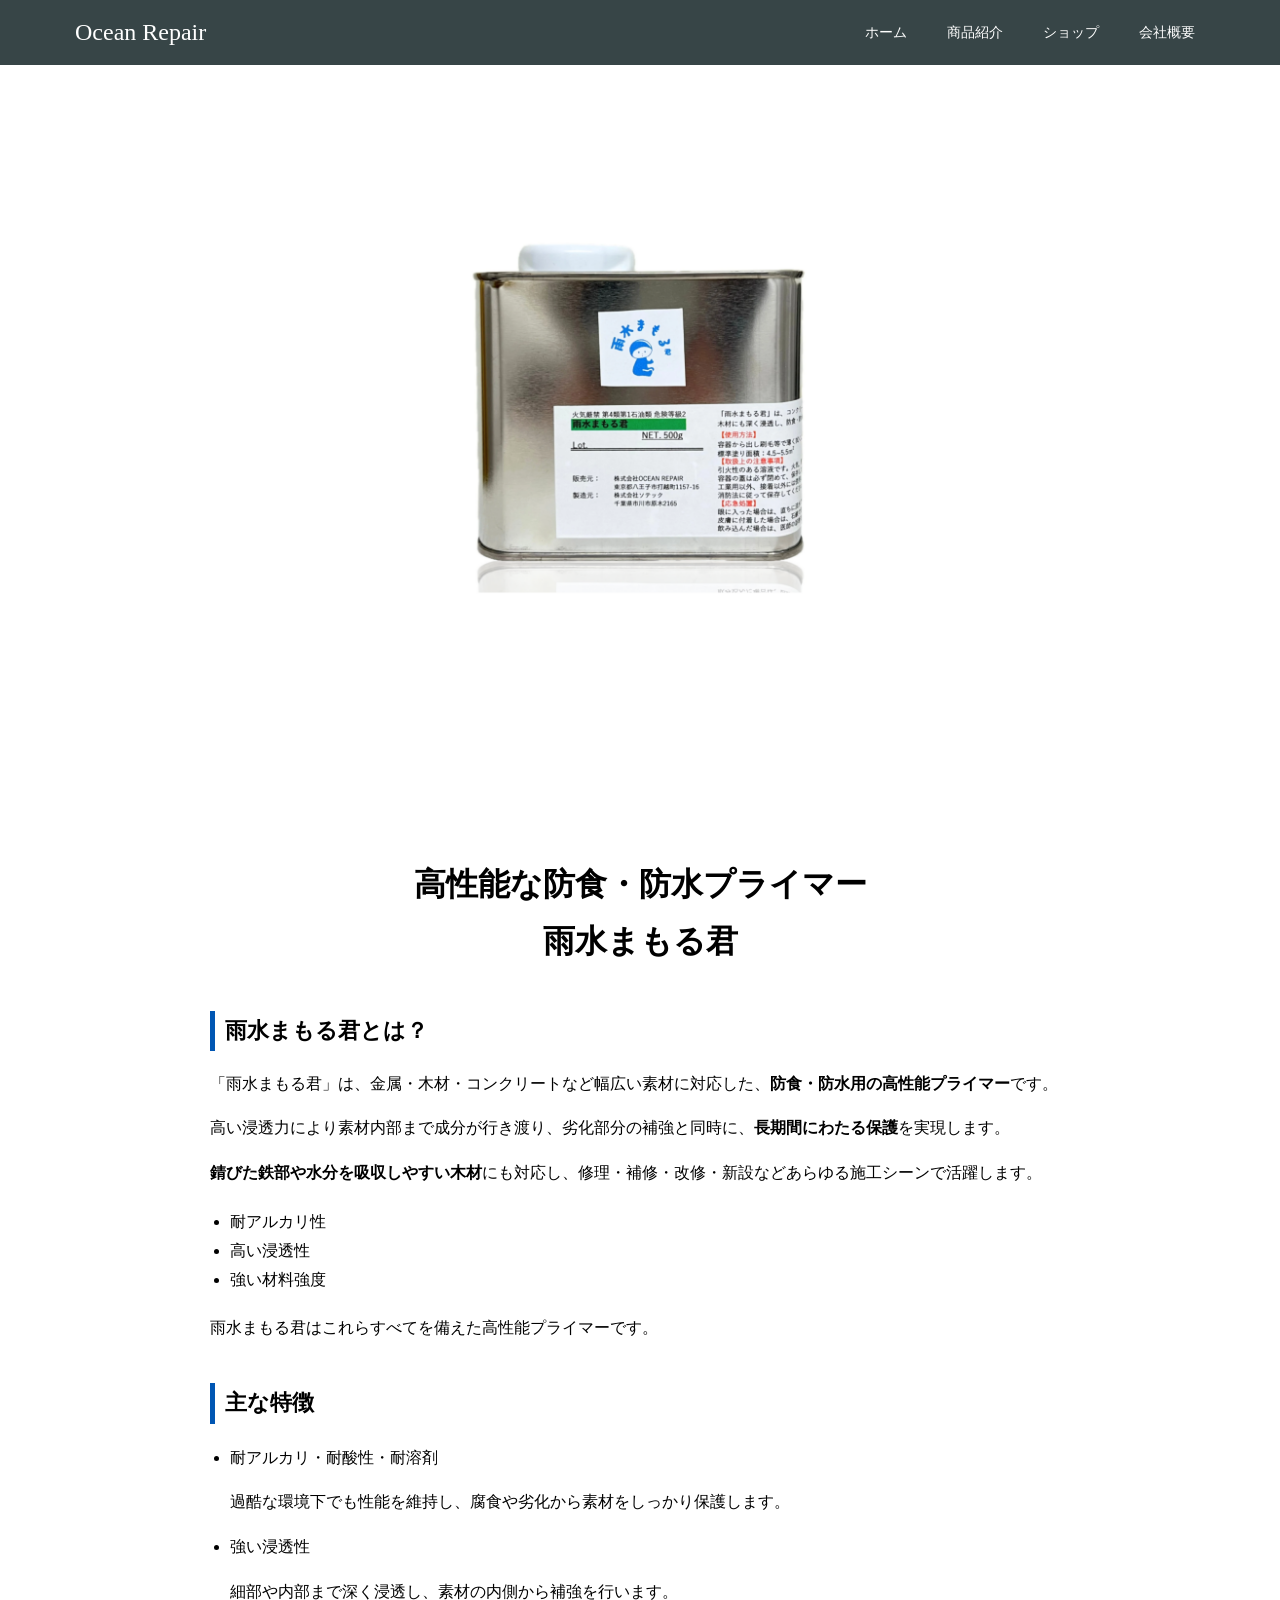
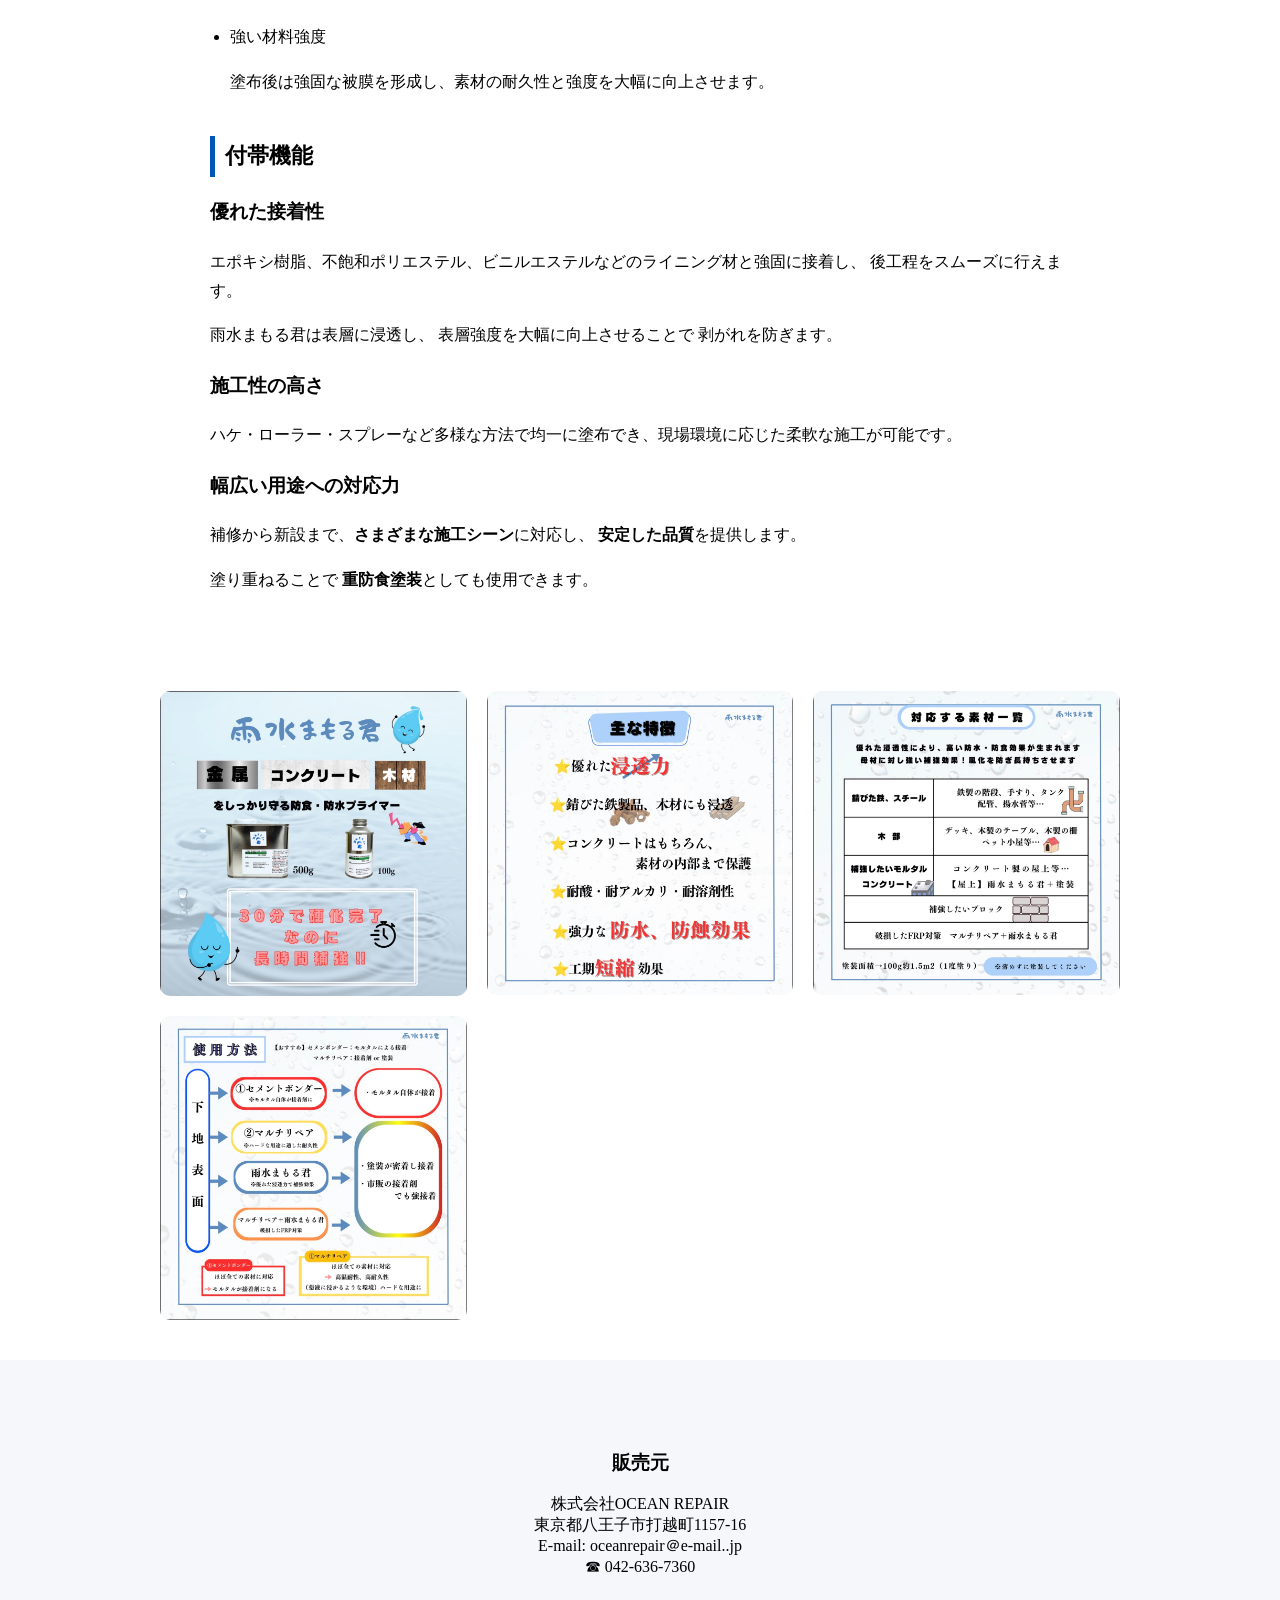
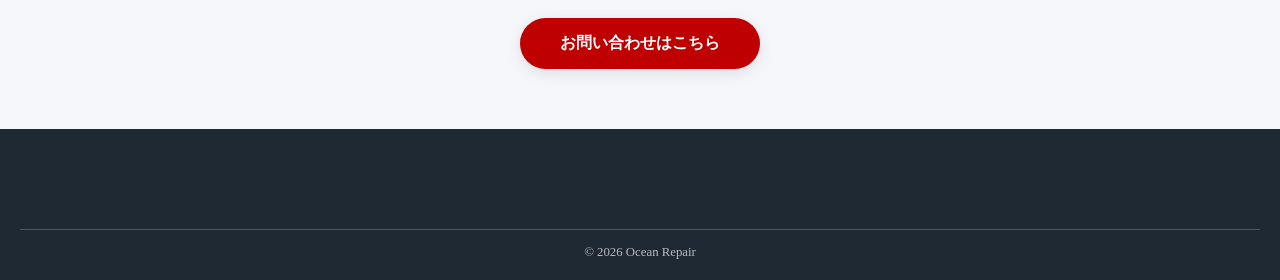
<file: rain-guard.html>
<!DOCTYPE html>
<html lang="ja">
<head>
  <meta charset="UTF-8">
  <title>雨水まもる君 | Ocean Repair</title>

  <link rel="stylesheet" href="css/style.css">
  <link rel="stylesheet" href="css/rain-guard.css">

</head>

<body>

<header>
  <div class="header-inner">

    <div class="header-left">Ocean Repair</div>

    <div class="hamburger" id="hamburger">
      <span></span>
      <span></span>
      <span></span>
    </div>

    <div class="header-right" id="nav-menu">
      <a href="index.html">ホーム</a>
      <a href="products.html">商品紹介</a>
      <a href="shop.html">ショップ</a>
      <a href="company.html">会社概要</a>
    </div>

  </div>
</header>



<section class="product-hero">
  <img src="png/雨水まもる君500gNEW.png" alt="雨水まもる君">
</section>


<section class="product-content">

<h1>高性能な防食・防水プライマー<br>雨水まもる君</h1>

<h2>雨水まもる君とは？</h2>

<p>
「雨水まもる君」は、金属・木材・コンクリートなど幅広い素材に対応した、<strong>防食・防水用の高性能プライマー</strong>です。
</p>

<p>
高い浸透力により素材内部まで成分が行き渡り、劣化部分の補強と同時に、<strong>長期間にわたる保護</strong>を実現します。
</p>

<p>
<strong>錆びた鉄部や水分を吸収しやすい木材</strong>にも対応し、修理・補修・改修・新設などあらゆる施工シーンで活躍します。
</p>

<ul>
<li>耐アルカリ性</li>
<li>高い浸透性</li>
<li>強い材料強度</li>
</ul>

<p>
雨水まもる君はこれらすべてを備えた高性能プライマーです。
</p>


<h2>主な特徴</h2>

<ul>

<li>耐アルカリ・耐酸性・耐溶剤</li>
<p>過酷な環境下でも性能を維持し、腐食や劣化から素材をしっかり保護します。</p>

<li>
強い浸透性
</li>
<p>細部や内部まで深く浸透し、素材の内側から補強を行います。</p>

<li>
強い材料強度
</li>
<p>塗布後は強固な被膜を形成し、素材の耐久性と強度を大幅に向上させます。</p>

</ul>


<h2>付帯機能</h2>

<h3>優れた接着性</h3>

<p>
エポキシ樹脂、不飽和ポリエステル、ビニルエステルなどのライニング材と強固に接着し、
後工程をスムーズに行えます。
</p>

<p>
雨水まもる君は表層に浸透し、
表層強度を大幅に向上させることで
剥がれを防ぎます。
</p>

<h3>施工性の高さ</h3>

<p>
ハケ・ローラー・スプレーなど多様な方法で均一に塗布でき、現場環境に応じた柔軟な施工が可能です。
</p>

<h3>幅広い用途への対応力</h3>

<p>
補修から新設まで、<strong>さまざまな施工シーン</strong>に対応し、
<strong>安定した品質</strong>を提供します。
</p>

<p>
塗り重ねることで
<strong>重防食塗装</strong>としても使用できます。
</p>

</section>



<section class="product-gallery">

<img src="png/IMG_2192.jpg" alt="">
<img src="png/IMG_2193.jpg" alt="">
<img src="png/IMG_2194.jpg" alt="">
<img src="png/IMG_2195.jpg" alt="">

</section>


<section class="product-company">

<h3>販売元</h3>

<p>
株式会社OCEAN REPAIR<br>
東京都八王子市打越町1157-16<br>
E-mail: oceanrepair＠e-mail..jp<br>
☎ 042-636-7360
</p>

<div class="contact-button">
<a href="company.html" class="cta-button">お問い合わせはこちら</a>
</div>

</section>


<footer class="site-footer">
  <div class="footer-bottom">
    © 2026 Ocean Repair
  </div>
</footer>

<script>
const hamburger = document.getElementById("hamburger");
const navMenu = document.getElementById("nav-menu");

hamburger.addEventListener("click", function(){
  navMenu.classList.toggle("active");
});
</script>

</body>
</html>
</file>
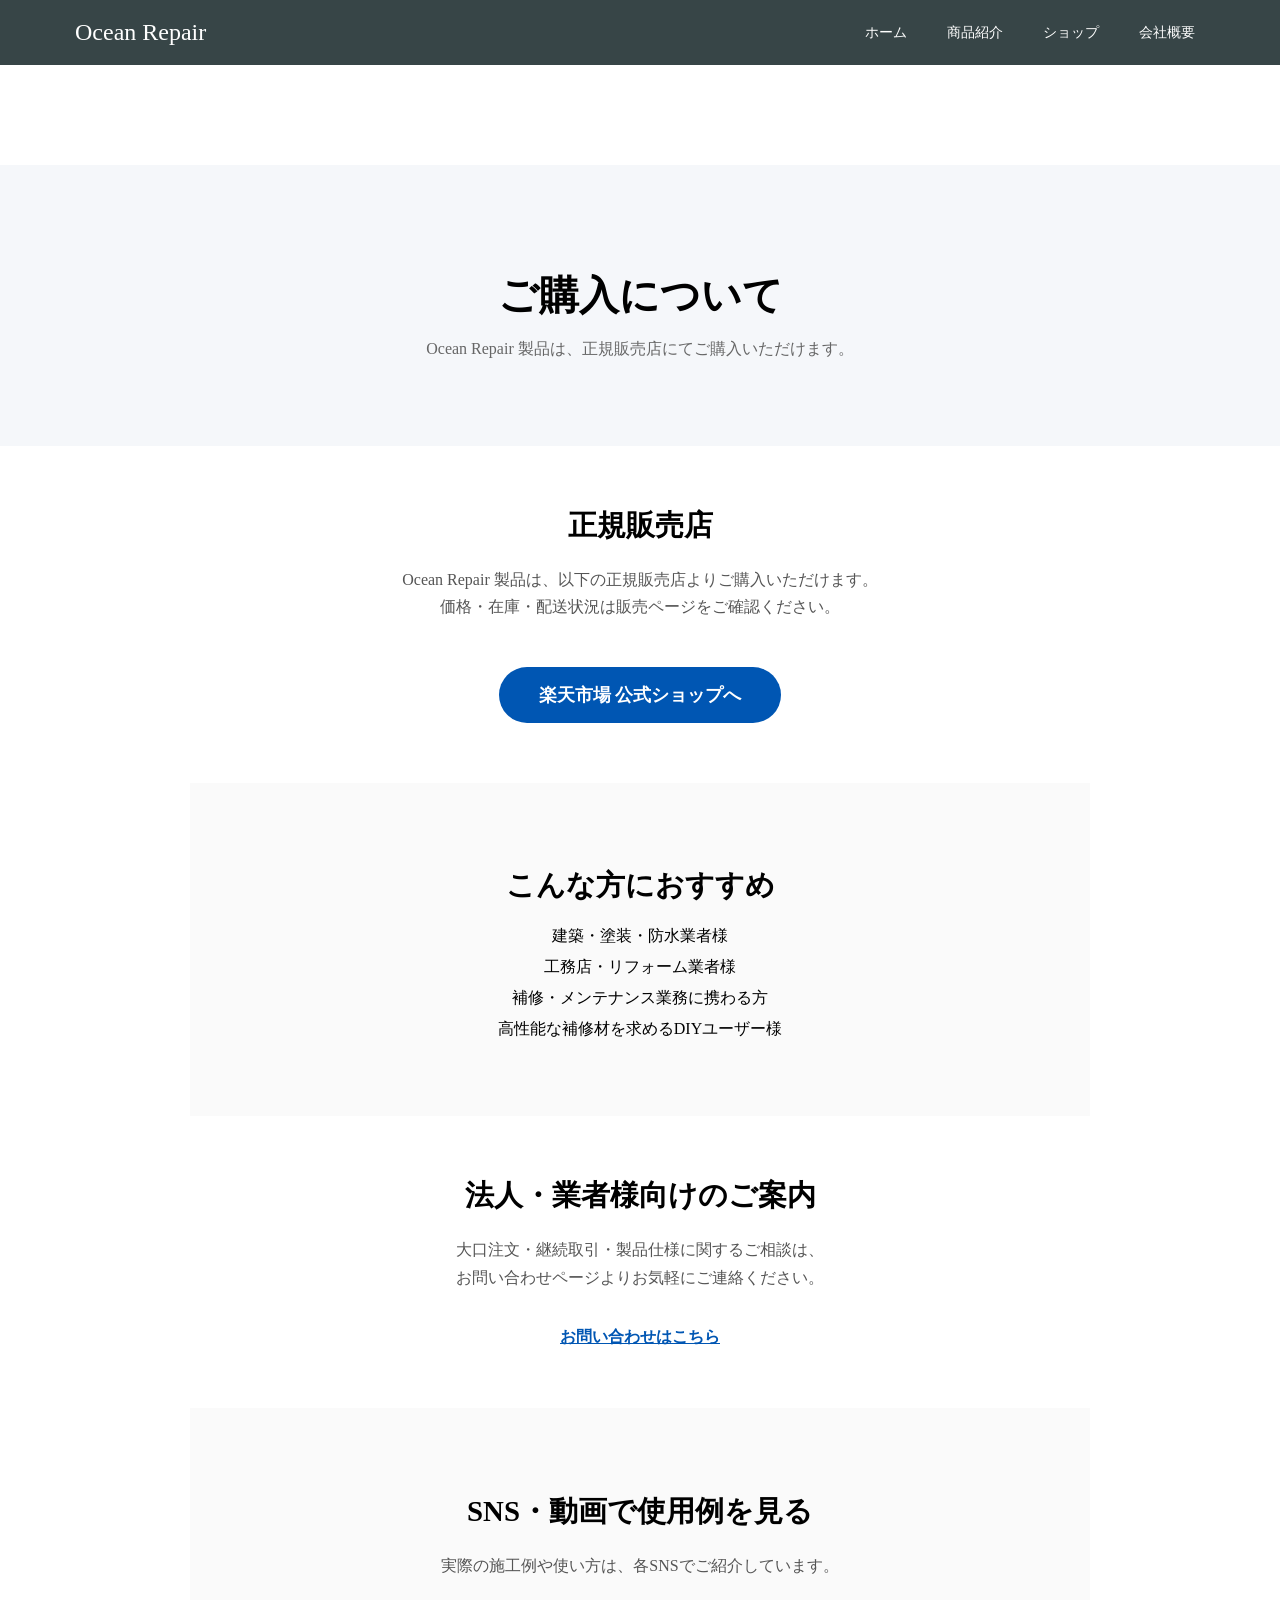
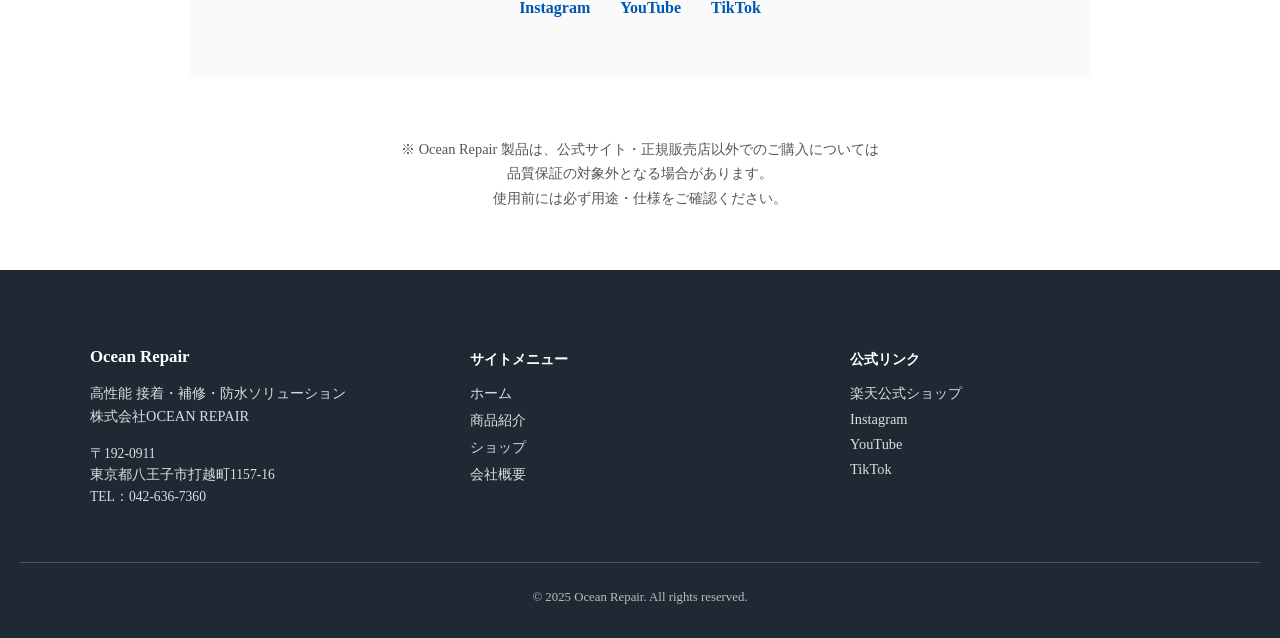
<file: shop.html>
<!DOCTYPE html>
<html lang="ja">
<head>
  <meta charset="UTF-8">
  <meta name="viewport" content="width=device-width, initial-scale=1.0">
  <title>ショップ | Ocean Repair</title>

  <link rel="stylesheet" href="css/style.css">
  <link rel="stylesheet" href="css/shop.css">
</head>

<body>

<header>
  <div class="header-inner">

    <div class="header-left">Ocean Repair</div>

    <div class="hamburger" id="hamburger">
      <span></span>
      <span></span>
      <span></span>
    </div>

    <div class="header-right" id="nav-menu">
      <a href="index.html">ホーム</a>
      <a href="products.html">商品紹介</a>
      <a href="shop.html">ショップ</a>
      <a href="company.html">会社概要</a>
    </div>

  </div>
</header>

<main class="shop-page">

  
  <section class="shop-hero">
    <h1>ご購入について</h1>
    <p>Ocean Repair 製品は、正規販売店にてご購入いただけます。</p>
  </section>

  
  <section class="shop-section">
    <h2>正規販売店</h2>
    <p>
      Ocean Repair 製品は、以下の正規販売店よりご購入いただけます。<br>
      価格・在庫・配送状況は販売ページをご確認ください。
    </p>

    <a href="https://www.rakuten.co.jp/oceanrepair/" target="_blank" class="shop-btn">
      楽天市場 公式ショップへ
    </a>
  </section>

  
  <section class="shop-section gray">
    <h2>こんな方におすすめ</h2>
    <ul class="shop-list">
      <li>建築・塗装・防水業者様</li>
      <li>工務店・リフォーム業者様</li>
      <li>補修・メンテナンス業務に携わる方</li>
      <li>高性能な補修材を求めるDIYユーザー様</li>
    </ul>
  </section>

  
  <section class="shop-section">
    <h2>法人・業者様向けのご案内</h2>
    <p>
      大口注文・継続取引・製品仕様に関するご相談は、<br>
      お問い合わせページよりお気軽にご連絡ください。
    </p>

    <a href="company.html#contact" class="shop-sub-btn">
      お問い合わせはこちら
    </a>
  </section>

  
  <section class="shop-section gray">
    <h2>SNS・動画で使用例を見る</h2>
    <p>実際の施工例や使い方は、各SNSでご紹介しています。</p>

    <div class="sns-links">
      <a href="https://www.instagram.com/ocean.repair/" target="_blank">Instagram</a>
      <a href="https://www.youtube.com/@oceanrepair" target="_blank">YouTube</a>
      <a href="https://lite.tiktok.com/t/ZS9epU5FXoA6Y-mF6Z2/" target="_blank">TikTok</a>
    </div>
  </section>

  
  <section class="shop-section notice">
    <p>
      ※ Ocean Repair 製品は、公式サイト・正規販売店以外でのご購入については<br>
      品質保証の対象外となる場合があります。<br>
      使用前には必ず用途・仕様をご確認ください。
    </p>
  </section>

</main>

<footer class="site-footer">

  <div class="footer-inner">

    
    <div class="footer-company">
      <h3>Ocean Repair</h3>
      <p>
        高性能 接着・補修・防水ソリューション<br>
        株式会社OCEAN REPAIR
      </p>
      <p class="footer-address">
        〒192-0911<br>
        東京都八王子市打越町1157-16<br>
        TEL：042-636-7360
      </p>
    </div>

    
    <div class="footer-nav">
      <h4>サイトメニュー</h4>
      <ul>
        <li><a href="index.html">ホーム</a></li>
        <li><a href="products.html">商品紹介</a></li>
        <li><a href="shop.html">ショップ</a></li>
        <li><a href="company.html">会社概要</a></li>
      </ul>
    </div>

    
    <div class="footer-links">
      <h4>公式リンク</h4>
      <ul>
        <li><a href="https://www.rakuten.co.jp/oceanrepair/" target="_blank">楽天公式ショップ</a></li>
        <li><a href="https://www.instagram.com/ocean.repair/" target="_blank">Instagram</a></li>
        <li><a href="https://www.youtube.com/@oceanrepair" target="_blank">YouTube</a></li>
        <li><a href="https://lite.tiktok.com/t/ZS9epU5FXoA6Y-mF6Z2/" target="_blank">TikTok</a></li>
      </ul>
    </div>

  </div>

  <div class="footer-bottom">
    <p>© 2025 Ocean Repair. All rights reserved.</p>
  </div>

</footer>

<script>
const hamburger = document.getElementById("hamburger");
const navMenu = document.getElementById("nav-menu");

hamburger.addEventListener("click", function(){
  navMenu.classList.toggle("active");
});
</script>

</body>
</html>
</file>
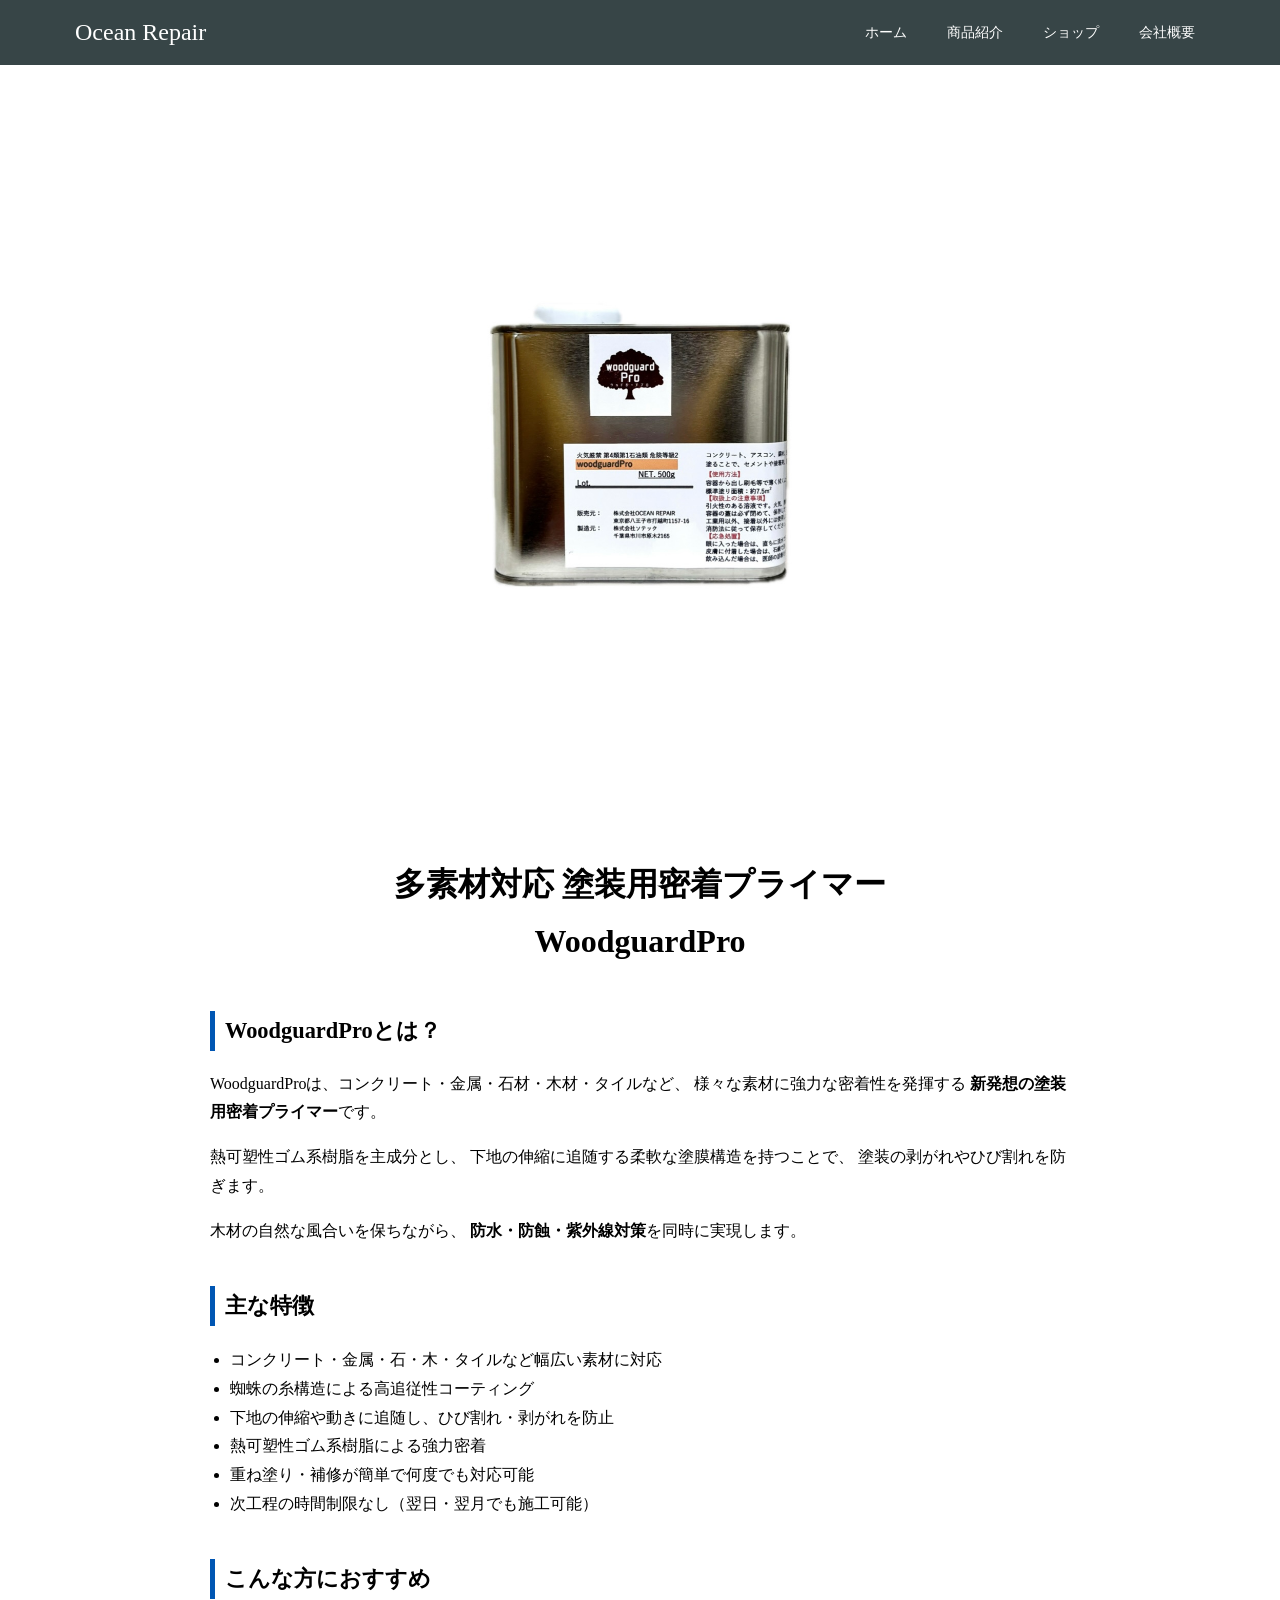
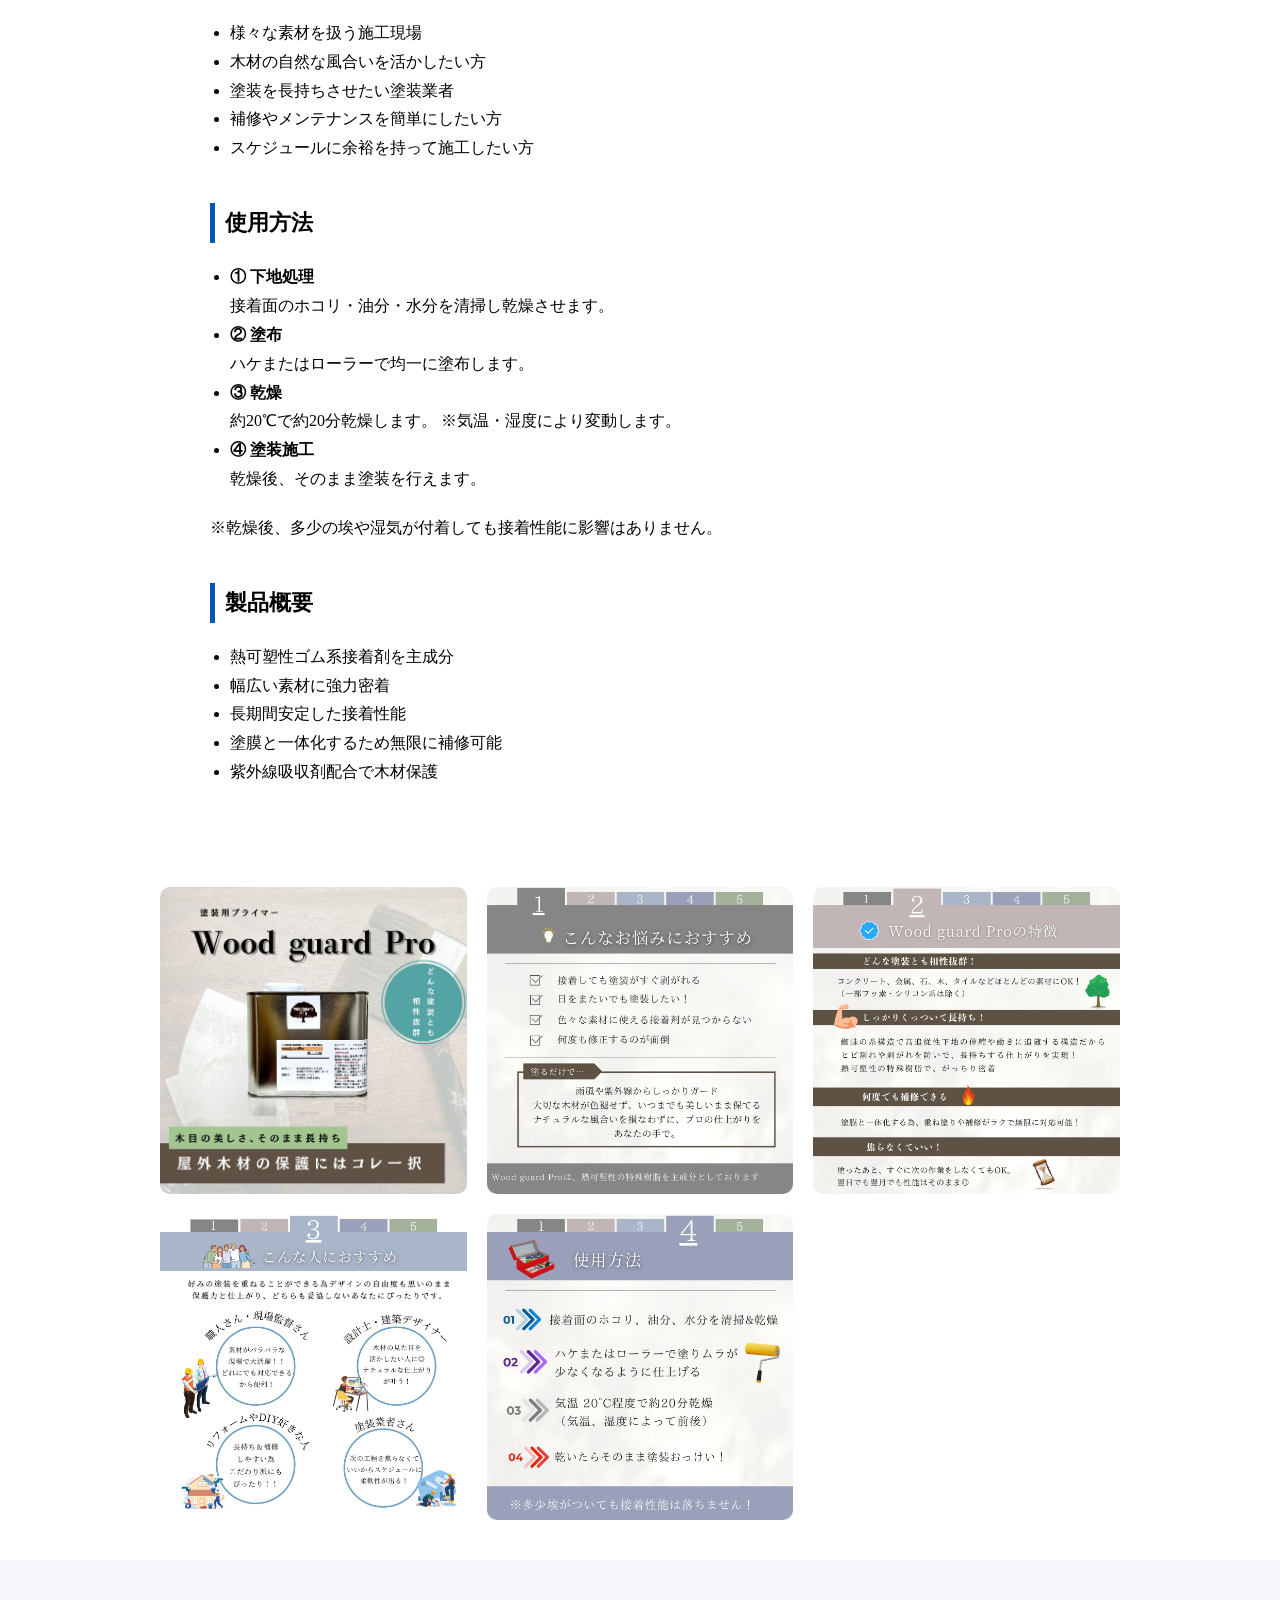
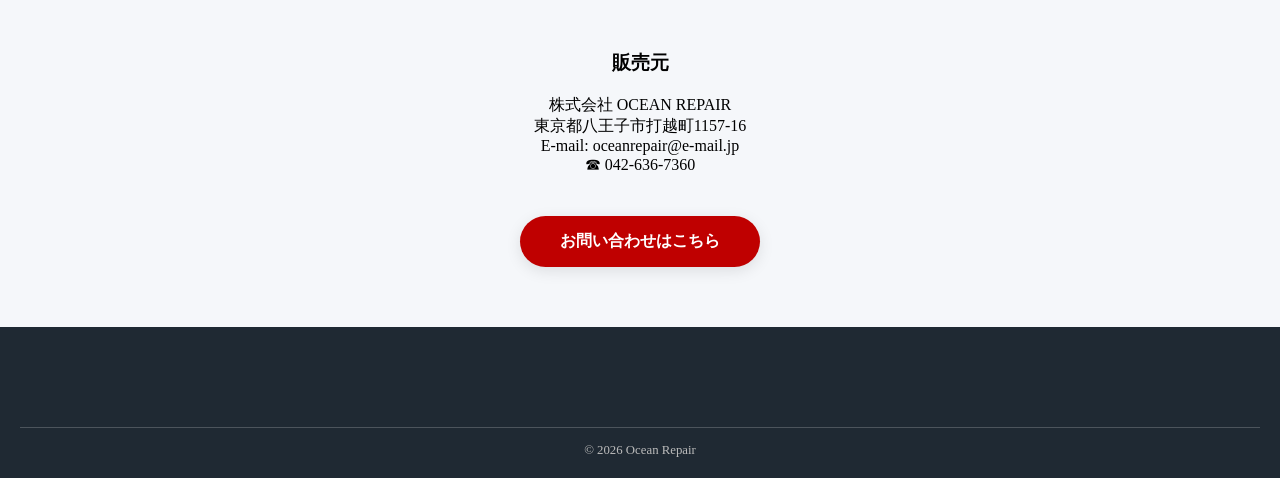
<file: woodguardpro.html>
<!DOCTYPE html>
<html lang="ja">
<head>
<meta charset="UTF-8">
<title>WoodguardPro | Ocean Repair</title>

<link rel="stylesheet" href="css/style.css">
<link rel="stylesheet" href="css/woodguardpro.css">

</head>

<body>

<header>
  <div class="header-inner">

    <div class="header-left">Ocean Repair</div>

    <div class="hamburger" id="hamburger">
      <span></span>
      <span></span>
      <span></span>
    </div>

    <div class="header-right" id="nav-menu">
      <a href="index.html">ホーム</a>
      <a href="products.html">商品紹介</a>
      <a href="shop.html">ショップ</a>
      <a href="company.html">会社概要</a>
    </div>

  </div>
</header>



<section class="product-hero">
<img src="png/WoodguardPro.jpg" alt="WoodguardPro">
</section>


<section class="product-content">

<h1>多素材対応 塗装用密着プライマー<br>WoodguardPro</h1>


<h2>WoodguardProとは？</h2>

<p>
WoodguardProは、コンクリート・金属・石材・木材・タイルなど、
様々な素材に強力な密着性を発揮する
<strong>新発想の塗装用密着プライマー</strong>です。
</p>

<p>
熱可塑性ゴム系樹脂を主成分とし、
下地の伸縮に追随する柔軟な塗膜構造を持つことで、
塗装の剥がれやひび割れを防ぎます。
</p>

<p>
木材の自然な風合いを保ちながら、
<strong>防水・防蝕・紫外線対策</strong>を同時に実現します。
</p>


<h2>主な特徴</h2>

<ul>

<li>コンクリート・金属・石・木・タイルなど幅広い素材に対応</li>

<li>蜘蛛の糸構造による高追従性コーティング</li>

<li>下地の伸縮や動きに追随し、ひび割れ・剥がれを防止</li>

<li>熱可塑性ゴム系樹脂による強力密着</li>

<li>重ね塗り・補修が簡単で何度でも対応可能</li>

<li>次工程の時間制限なし（翌日・翌月でも施工可能）</li>

</ul>


<h2>こんな方におすすめ</h2>

<ul>

<li>様々な素材を扱う施工現場</li>

<li>木材の自然な風合いを活かしたい方</li>

<li>塗装を長持ちさせたい塗装業者</li>

<li>補修やメンテナンスを簡単にしたい方</li>

<li>スケジュールに余裕を持って施工したい方</li>

</ul>


<h2>使用方法</h2>

<ul>

<li>
<strong>① 下地処理</strong><br>
接着面のホコリ・油分・水分を清掃し乾燥させます。
</li>

<li>
<strong>② 塗布</strong><br>
ハケまたはローラーで均一に塗布します。
</li>

<li>
<strong>③ 乾燥</strong><br>
約20℃で約20分乾燥します。  
※気温・湿度により変動します。
</li>

<li>
<strong>④ 塗装施工</strong><br>
乾燥後、そのまま塗装を行えます。
</li>

</ul>

<p>
※乾燥後、多少の埃や湿気が付着しても接着性能に影響はありません。
</p>


<h2>製品概要</h2>

<ul>

<li>熱可塑性ゴム系接着剤を主成分</li>

<li>幅広い素材に強力密着</li>

<li>長期間安定した接着性能</li>

<li>塗膜と一体化するため無限に補修可能</li>

<li>紫外線吸収剤配合で木材保護</li>

</ul>

</section>



<section class="product-gallery">

<img src="png/compass1748811491.jpg" alt="">
<img src="png/compass1748811524.jpg.webp" alt="">
<img src="png/compass1748811550.jpg.webp" alt="">
<img src="png/compass1748760430.jpg" alt="">
<img src="png/compass1748760470.jpg.webp" alt="">

</section>


<section class="product-company">

<h3>販売元</h3>

<p>
株式会社 OCEAN REPAIR<br>
東京都八王子市打越町1157-16<br>
E-mail: oceanrepair@e-mail.jp<br>
☎ 042-636-7360
</p>

<div class="contact-button">
<a href="company.html" class="cta-button">お問い合わせはこちら</a>
</div>

</section>


<footer class="site-footer">
<div class="footer-bottom">
© 2026 Ocean Repair
</div>
</footer>

<script>
const hamburger = document.getElementById("hamburger");
const navMenu = document.getElementById("nav-menu");

hamburger.addEventListener("click", function(){
  navMenu.classList.toggle("active");
});
</script>

</body>
</html>
</file>
<file: css/style.css>
* {
  box-sizing: border-box;
}

body {
  margin: 0;
  font-family: "Hiragino Kaku Gothic ProN";
  padding-top: 65px;  
}

a {
  text-decoration: none;
}

.container {
  max-width: 1170px;
  width: 100%;
  padding: 0 15px;
  margin: 0 auto;
}

/* ===== header ===== */
header {
  position: fixed;
  top: 0;
  left: 0;
  width: 100%;
  height: 65px;
  background-color: rgba(34, 49, 52, 0.9);
  z-index: 1000;
}

.header-left {
  color: white;
  font-size: 24px;
}

.header-right {
  display: flex;
  gap: 20px;
}

.header-right a {
  color: white;
  text-decoration: none;
  font-size: 14px;
  padding: 5px 10px;
  transition: 0.3s;
}

.header-right a:hover {
  background-color: rgba(255,255,255,0.2);
  border-radius: 5px;
}

.header-inner {
  max-width: 1170px;
  margin: 0 auto;
  height: 100%;
  display: flex;
  align-items: center;
  justify-content: space-between;
  padding: 0 20px;
}


.cta-button {
  display: inline-block;
  padding: 15px 40px;
  background-color: #bf0000;
  color: white;
  border-radius: 50px;
  font-weight: bold;
  box-shadow: 0 4px 15px rgba(0,0,0,0.1);
  transition: 0.3s;
}

.cta-button:hover {
  transform: translateY(-3px);
  background-color: #e60000;
}

/* ===== フッター ===== */
.site-footer {
  background-color: #1f2933;
  color: #fff;
  padding: 60px 20px 20px;
  font-size: 0.9rem;
}

.footer-inner {
  max-width: 1100px;
  margin: 0 auto;
  display: grid;
  grid-template-columns: repeat(auto-fit, minmax(240px, 1fr));
  gap: 40px;
}

.site-footer h3,
.site-footer h4 {
  margin-bottom: 15px;
}

.footer-company p {
  line-height: 1.6;
  color: #ddd;
}

.footer-address {
  margin-top: 10px;
  font-size: 0.85rem;
}

.site-footer ul {
  list-style: none;
  padding: 0;
}

.site-footer li {
  margin-bottom: 8px;
}

.site-footer a {
  color: #ddd;
  text-decoration: none;
}

.site-footer a:hover {
  text-decoration: underline;
}


.footer-bottom {
  margin-top: 40px;
  border-top: 1px solid rgba(255,255,255,0.2);
  padding-top: 15px;
  text-align: center;
  font-size: 0.8rem;
  color: #bbb;
}



.hamburger{
  display:none;
  flex-direction:column;
  cursor:pointer;
  gap:5px;
}

.hamburger span{
  width:25px;
  height:3px;
  background:white;
  display:block;
}


@media screen and (max-width:768px){

  .hamburger{
    display:flex;
  }

  .header-right{
    position:absolute;
    top:65px;
    left:0;
    width:100%;
    background:rgba(34,49,52,0.95);

    flex-direction:column;
    align-items:center;

    display:none;
  }

  .header-right a{
    width:100%;
    text-align:center;
    padding:15px;
    border-top:1px solid rgba(255,255,255,0.1);
  }

  .header-right.active{
    display:flex;
  }

}
</file>
<file: css/index.css>
.hero {
  position: relative;
  padding: 140px 20px;
  text-align: center;
  color: #fff;

  background-image: url("../png/23179908_m.jpg");
  background-size: cover;
  background-position: center;
  background-repeat: no-repeat;
}


.hero::before {
  content: "";
  position: absolute;
  inset: 0;
  background: rgba(78, 63, 63, 0.45);
}


.hero-content {
  position: relative;
  z-index: 1;
  max-width: 900px;
  margin: 0 auto;
}

.hero h1 {
  font-size: 2.8rem;
  margin-bottom: 20px;
}

.hero p {
  font-size: 1.1rem;
  color: #f5f5f5;
  margin-bottom: 40px;
}

.hero-buttons {
  display: flex;
  justify-content: center;
  gap: 20px;
}


.btn {
  padding: 14px 36px;
  border-radius: 40px;
  font-weight: bold;
  text-decoration: none;
}

.btn.primary {
  background-color: #0056b3;
  color: #fff;
}

.btn.secondary {
  background-color: #ffffff;
  color: #0056b3;
  border: none;
  font-weight: bold;
}

.btn.secondary:hover {
  background-color: #e6e6e6;
}


.strengths {
  padding: 80px 20px;
  text-align: center;
}

.strengths h2 {
  font-size: 2rem;
  margin-bottom: 40px;
}

.strengths-grid {
  max-width: 1000px;
  margin: 0 auto;
  display: grid;
  grid-template-columns: repeat(auto-fit, minmax(240px, 1fr));
  gap: 40px;
}

.strength-item h3 {
  font-size: 1.3rem;
  margin-bottom: 10px;
}


.featured-products {
  background-color: #f5f7fa;
  padding: 80px 20px;
  text-align: center;
}

.products-grid {
  max-width: 800px;
  margin: 40px auto 0;
  display: grid;
  grid-template-columns: repeat(auto-fit, minmax(260px, 1fr));
  gap: 40px;
}

.product-box {
  background-color: #fff;
  padding: 30px;
  border-radius: 12px;
  box-shadow: 0 8px 20px rgba(0,0,0,0.08);
}

.product-box a {
  display: inline-block;
  margin-top: 15px;
  color: #0056b3;
  font-weight: bold;
  text-decoration: none;
}



.product-image {
  width: 100%;
  height: 220px;
  margin-bottom: 20px;
  display: flex;
  align-items: center;
  justify-content: center;
}

.product-image img {
  max-width: 100%;
  max-height: 100%;
  object-fit: contain;
  transition: 0.3s;
}


.product-box {
  transition: transform 0.3s;
}

.product-box:hover {
  transform: translateY(-8px);
}


.usage {
  padding: 80px 20px;
  text-align: center;
}

.usage ul {
  list-style: none;
  padding: 0;
  max-width: 500px;
  margin: 0 auto;
}

.usage li {
  margin: 12px 0;
}


.purchase {
  background-color: #0056b3;
  color: #fff;
  padding: 80px 20px;
  text-align: center;
}

.purchase .btn {
  background-color: #fff;
  color: #0056b3;
}

/* ===== スマホ対応 ===== */
@media screen and (max-width: 768px) {

  /* ヒーロー */
  .hero {
    padding: 120px 20px;
  }

  .hero h1 {
    font-size: 1.8rem;
    line-height: 1.4;
  }

  .hero p {
    font-size: 0.95rem;
  }

  
  .hero-buttons {
    flex-direction: column;
    gap: 15px;
  }

  .btn {
    width: 100%;
    max-width: 280px;
    margin: 0 auto;
  }

  
  .strengths {
    padding: 60px 20px;
  }

  .strengths h2 {
    font-size: 1.5rem;
  }

  
  .featured-products {
    padding: 60px 20px;
  }

  .products-grid {
    grid-template-columns: 1fr;
  }

  .product-image {
    height: 180px;
  }

  
  .usage {
    padding: 60px 20px;
  }

  
  .purchase {
    padding: 60px 20px;
  }

}
</file>
<file: css/cement-bonder.css>
.product-hero {
  text-align: center;
  padding: 80px 20px 40px;
}

.product-hero img {
  max-width: 600px;
  width: 100%;
}

.product-content {
  max-width: 900px;
  margin: 0 auto;
  padding: 40px 20px;
  line-height: 1.8;
}

.product-content h1 {
  text-align: center;
  font-size: 2rem;
  margin-bottom: 40px;
}

.product-content h2 {
  margin-top: 40px;
  font-size: 1.4rem;
  border-left: 5px solid #0056b3;
  padding-left: 10px;
}

.product-content ul {
  margin: 20px 0;
  padding-left: 20px;
}

.product-gallery {
  max-width: 1000px;
  margin: 40px auto;
  display: grid;
  grid-template-columns: repeat(auto-fit, minmax(250px, 1fr));
  gap: 20px;
  padding: 0 20px;
}

.product-gallery img {
  width: 100%;
  border-radius: 10px;
}

.product-company {
  background: #f5f7fa;
  padding: 60px 20px;
  text-align: center;
}

.product-company h3 {
  margin-top: 30px;
}

.contact-button {
  margin-top: 40px;
}
</file>
<file: css/company.css>
.company-page {
  padding-top: 100px;
}


.company-hero {
  text-align: center;
  padding: 60px 20px;
  background-color: #f5f7fa;
}

.company-hero h1 {
  font-size: 2.4rem;
  margin-bottom: 10px;
}

.company-hero p {
  color: #555;
}


.company-page section {
  max-width: 900px;
  margin: 60px auto;
  padding: 0 20px;
}

.company-page h2 {
  font-size: 1.6rem;
  margin-bottom: 20px;
  border-left: 5px solid #0056b3;
  padding-left: 12px;
}


.company-message p {
  line-height: 1.8;
  margin-bottom: 15px;
  color: #444;
}


.company-info table {
  width: 100%;
  border-collapse: collapse;
}

.company-info th,
.company-info td {
  padding: 14px;
  border-bottom: 1px solid #ddd;
  text-align: left;
}

.company-info th {
  width: 30%;
  background-color: #f5f7fa;
  font-weight: bold;
}


.company-contact p {
  margin-bottom: 8px;
  color: #444;
}


.company-links ul {
  list-style: none;
  padding: 0;
}

.company-links li {
  margin-bottom: 12px;
}

.company-links a {
  color: #0056b3;
  text-decoration: none;
  font-weight: bold;
}

.company-links a:hover {
  text-decoration: underline;
}
</file>
<file: css/multi-defender.css>
.product-hero {
  text-align: center;
  padding: 80px 20px 40px;
}

.product-hero img {
  max-width: 600px;
  width: 100%;
}

.product-content {
  max-width: 900px;
  margin: 0 auto;
  padding: 40px 20px;
  line-height: 1.8;
}

.product-content h1 {
  text-align: center;
  font-size: 2rem;
  margin-bottom: 40px;
}

.product-content h2 {
  margin-top: 40px;
  font-size: 1.4rem;
  border-left: 5px solid #0056b3;
  padding-left: 10px;
}

.product-content ul {
  margin: 20px 0;
  padding-left: 20px;
}

.product-gallery {
  max-width: 1000px;
  margin: 40px auto;
  display: grid;
  grid-template-columns: repeat(auto-fit, minmax(250px, 1fr));
  gap: 20px;
  padding: 0 20px;
}

.product-gallery img {
  width: 100%;
  border-radius: 10px;
}

.product-company {
  background: #f5f7fa;
  padding: 60px 20px;
  text-align: center;
}

.product-company h3 {
  margin-top: 30px;
}

.contact-button {
  margin-top: 40px;
}
</file>
<file: css/multi-repair.css>
.product-hero {
  text-align: center;
  padding: 80px 20px 40px;
}

.product-hero img {
  max-width: 600px;
  width: 100%;
}

.product-content {
  max-width: 900px;
  margin: 0 auto;
  padding: 40px 20px;
  line-height: 1.8;
}

.product-content h1 {
  text-align: center;
  font-size: 2rem;
  margin-bottom: 40px;
}

.product-content h2 {
  margin-top: 40px;
  font-size: 1.4rem;
  border-left: 5px solid #0056b3;
  padding-left: 10px;
}

.product-content ul {
  margin: 20px 0;
  padding-left: 20px;
}

.product-gallery {
  max-width: 1000px;
  margin: 40px auto;
  display: grid;
  grid-template-columns: repeat(auto-fit, minmax(250px, 1fr));
  gap: 20px;
  padding: 0 20px;
}

.product-gallery img {
  width: 100%;
  border-radius: 10px;
}

.product-company {
  background: #f5f7fa;
  padding: 60px 20px;
  text-align: center;
}

.product-company h3 {
  margin-top: 30px;
}

.contact-button {
  margin-top: 40px;
}
</file>
<file: css/product-detail.css>
/* ===== 商品一覧ページ ===== */

.products-page {
  padding-top: 100px;
}


.products-hero {
  text-align: center;
  padding: 60px 20px;
  background-color: #f5f7fa;
}

.products-hero h1 {
  font-size: 2.5rem;
  margin-bottom: 10px;
}

.products-hero p {
  color: #666;
}


.products-list {
  max-width: 1100px;
  margin: 60px auto;
  padding: 0 20px;
  display: grid;
  grid-template-columns: repeat(auto-fit, minmax(240px, 1fr));
  gap: 40px;
}


.product-card {
  background-color: #fff;
  border-radius: 12px;
  box-shadow: 0 8px 20px rgba(0,0,0,0.08);
  padding: 20px;
  text-align: center;
  transition: transform 0.3s;
}

.product-card:hover {
  transform: translateY(-5px);
}

.product-card img {
  width: 100%;
  height: 160px;   
  object-fit: contain;
  margin-bottom: 15px;
}

.product-card h2 {
  font-size: 1.2rem;
  margin-bottom: 10px;
}

.product-card p {
  font-size: 0.95rem;
  color: #555;
  margin-bottom: 20px;
}


.product-card .btn {
  display: inline-block;
  padding: 10px 24px;
  background-color: #0056b3;
  color: #fff;
  border-radius: 30px;
  text-decoration: none;
  font-weight: bold;
  transition: opacity 0.3s;
}

.product-card .btn:hover {
  opacity: 0.8;
}
</file>
<file: css/rain-guard.css>
.product-hero {
  text-align: center;
  padding: 80px 20px 40px;
}

.product-hero img {
  max-width: 600px;
  width: 100%;
}

.product-content {
  max-width: 900px;
  margin: 0 auto;
  padding: 40px 20px;
  line-height: 1.8;
}

.product-content h1 {
  text-align: center;
  font-size: 2rem;
  margin-bottom: 40px;
}

.product-content h2 {
  margin-top: 40px;
  font-size: 1.4rem;
  border-left: 5px solid #0056b3;
  padding-left: 10px;
}

.product-content ul {
  margin: 20px 0;
  padding-left: 20px;
}

.product-gallery {
  max-width: 1000px;
  margin: 40px auto;
  display: grid;
  grid-template-columns: repeat(auto-fit, minmax(250px, 1fr));
  gap: 20px;
  padding: 0 20px;
}

.product-gallery img {
  width: 100%;
  border-radius: 10px;
}

.product-company {
  background: #f5f7fa;
  padding: 60px 20px;
  text-align: center;
}

.product-company h3 {
  margin-top: 30px;
}

.contact-button {
  margin-top: 40px;
}
</file>
<file: css/shop.css>
.shop-page {
  padding-top: 100px;
}


.shop-hero {
  text-align: center;
  padding: 70px 20px;
  background-color: #f5f7fa;
}

.shop-hero h1 {
  font-size: 2.5rem;
  margin-bottom: 10px;
}

.shop-hero p {
  color: #666;
}


.shop-section {
  max-width: 900px;
  margin: 60px auto;
  padding: 0 20px;
  text-align: center;
}

.shop-section.gray {
  background-color: #fafafa;
  padding: 60px 20px;
}

.shop-section h2 {
  font-size: 1.8rem;
  margin-bottom: 20px;
}

.shop-section p {
  color: #555;
  line-height: 1.7;
}


.shop-btn {
  display: inline-block;
  margin-top: 30px;
  padding: 16px 40px;
  background-color: #0056b3;
  color: #fff;
  text-decoration: none;
  border-radius: 40px;
  font-weight: bold;
  font-size: 1.1rem;
}

.shop-btn:hover {
  opacity: 0.85;
}


.shop-sub-btn {
  display: inline-block;
  margin-top: 20px;
  color: #0056b3;
  font-weight: bold;
  text-decoration: underline;
}


.shop-list {
  list-style: none;
  padding: 0;
}

.shop-list li {
  margin: 10px 0;
  font-size: 1rem;
}


.sns-links {
  display: flex;
  justify-content: center;
  gap: 30px;
  margin-top: 20px;
}

.sns-links a {
  text-decoration: none;
  color: #0056b3;
  font-weight: bold;
}


.notice {
  font-size: 0.9rem;
  color: #777;
}
</file>
<file: css/woodguardpro.css>
.product-hero {
  text-align: center;
  padding: 80px 20px 40px;
}

.product-hero img {
  max-width: 600px;
  width: 100%;
}

.product-content {
  max-width: 900px;
  margin: 0 auto;
  padding: 40px 20px;
  line-height: 1.8;
}

.product-content h1 {
  text-align: center;
  font-size: 2rem;
  margin-bottom: 40px;
}

.product-content h2 {
  margin-top: 40px;
  font-size: 1.4rem;
  border-left: 5px solid #0056b3;
  padding-left: 10px;
}

.product-content ul {
  margin: 20px 0;
  padding-left: 20px;
}

.product-gallery {
  max-width: 1000px;
  margin: 40px auto;
  display: grid;
  grid-template-columns: repeat(auto-fit, minmax(250px, 1fr));
  gap: 20px;
  padding: 0 20px;
}

.product-gallery img {
  width: 100%;
  border-radius: 10px;
}

.product-company {
  background: #f5f7fa;
  padding: 60px 20px;
  text-align: center;
}

.product-company h3 {
  margin-top: 30px;
}

.contact-button {
  margin-top: 40px;
}
</file>
